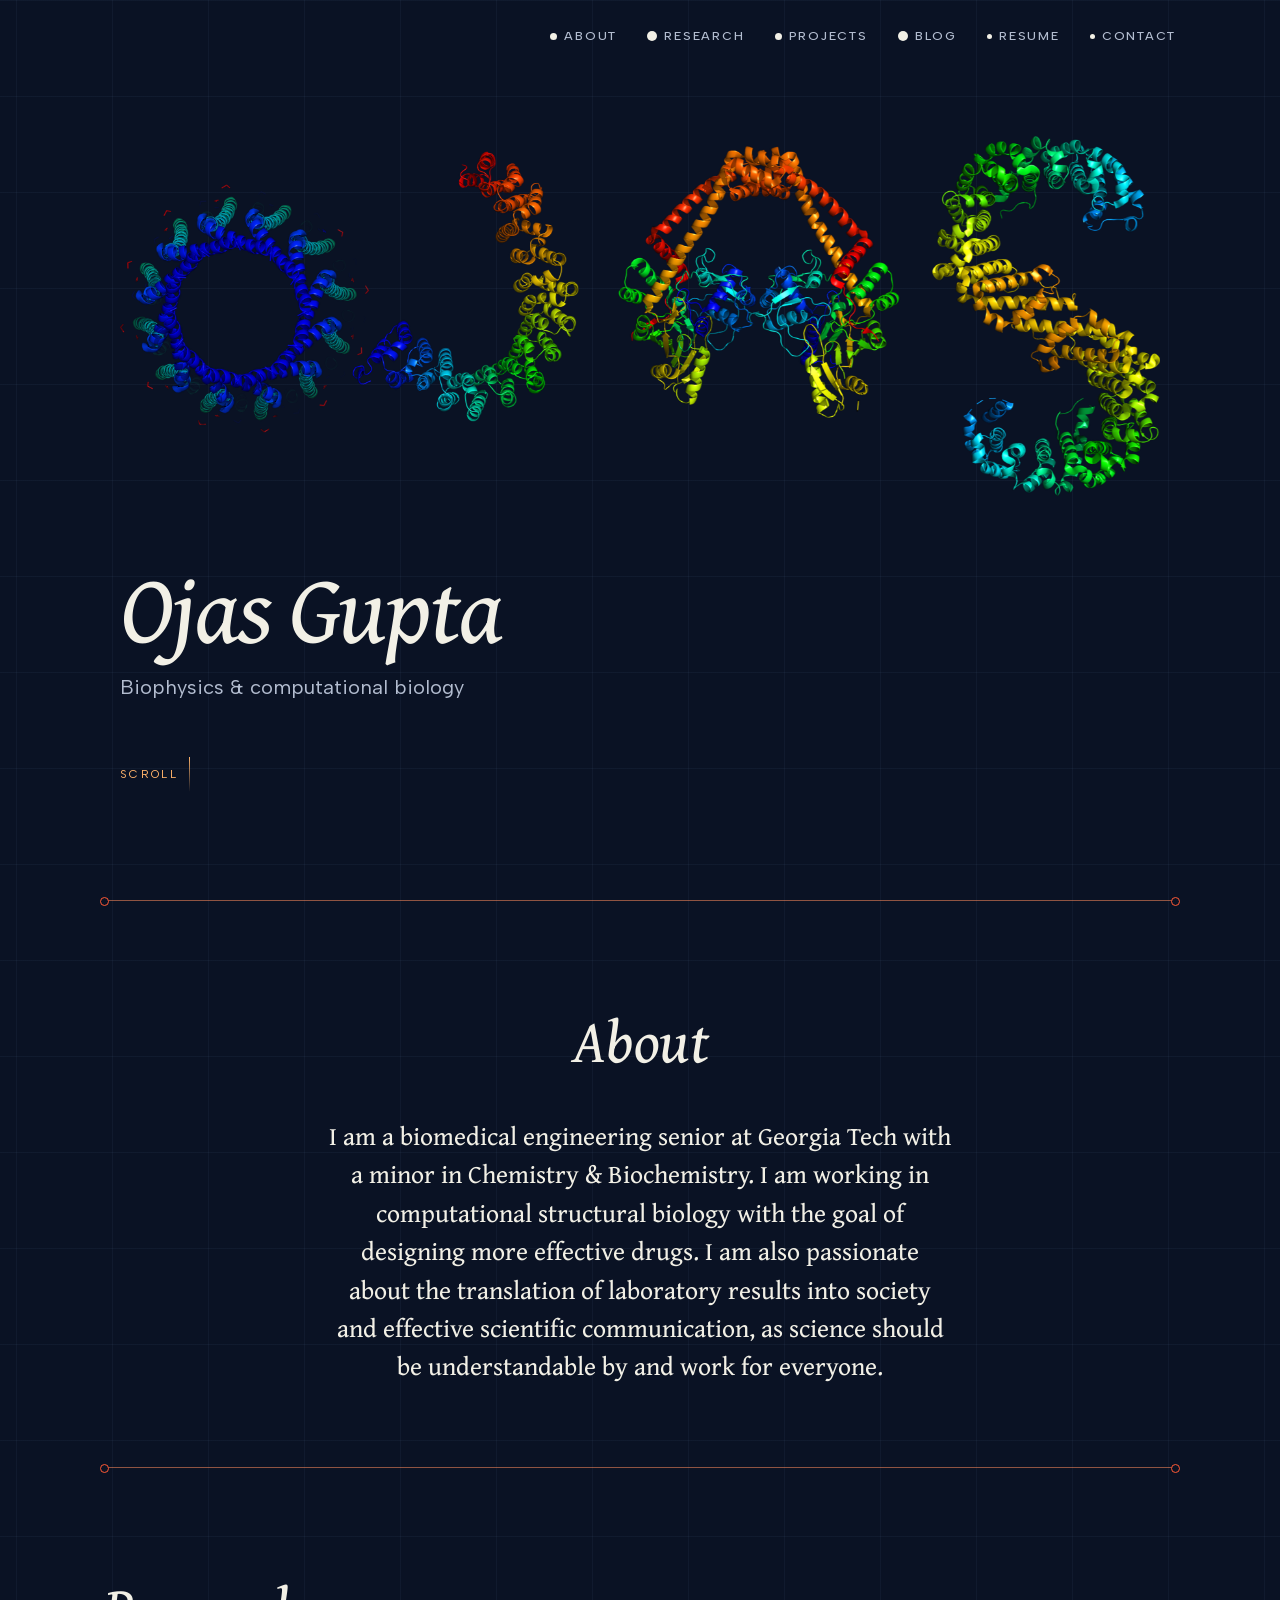
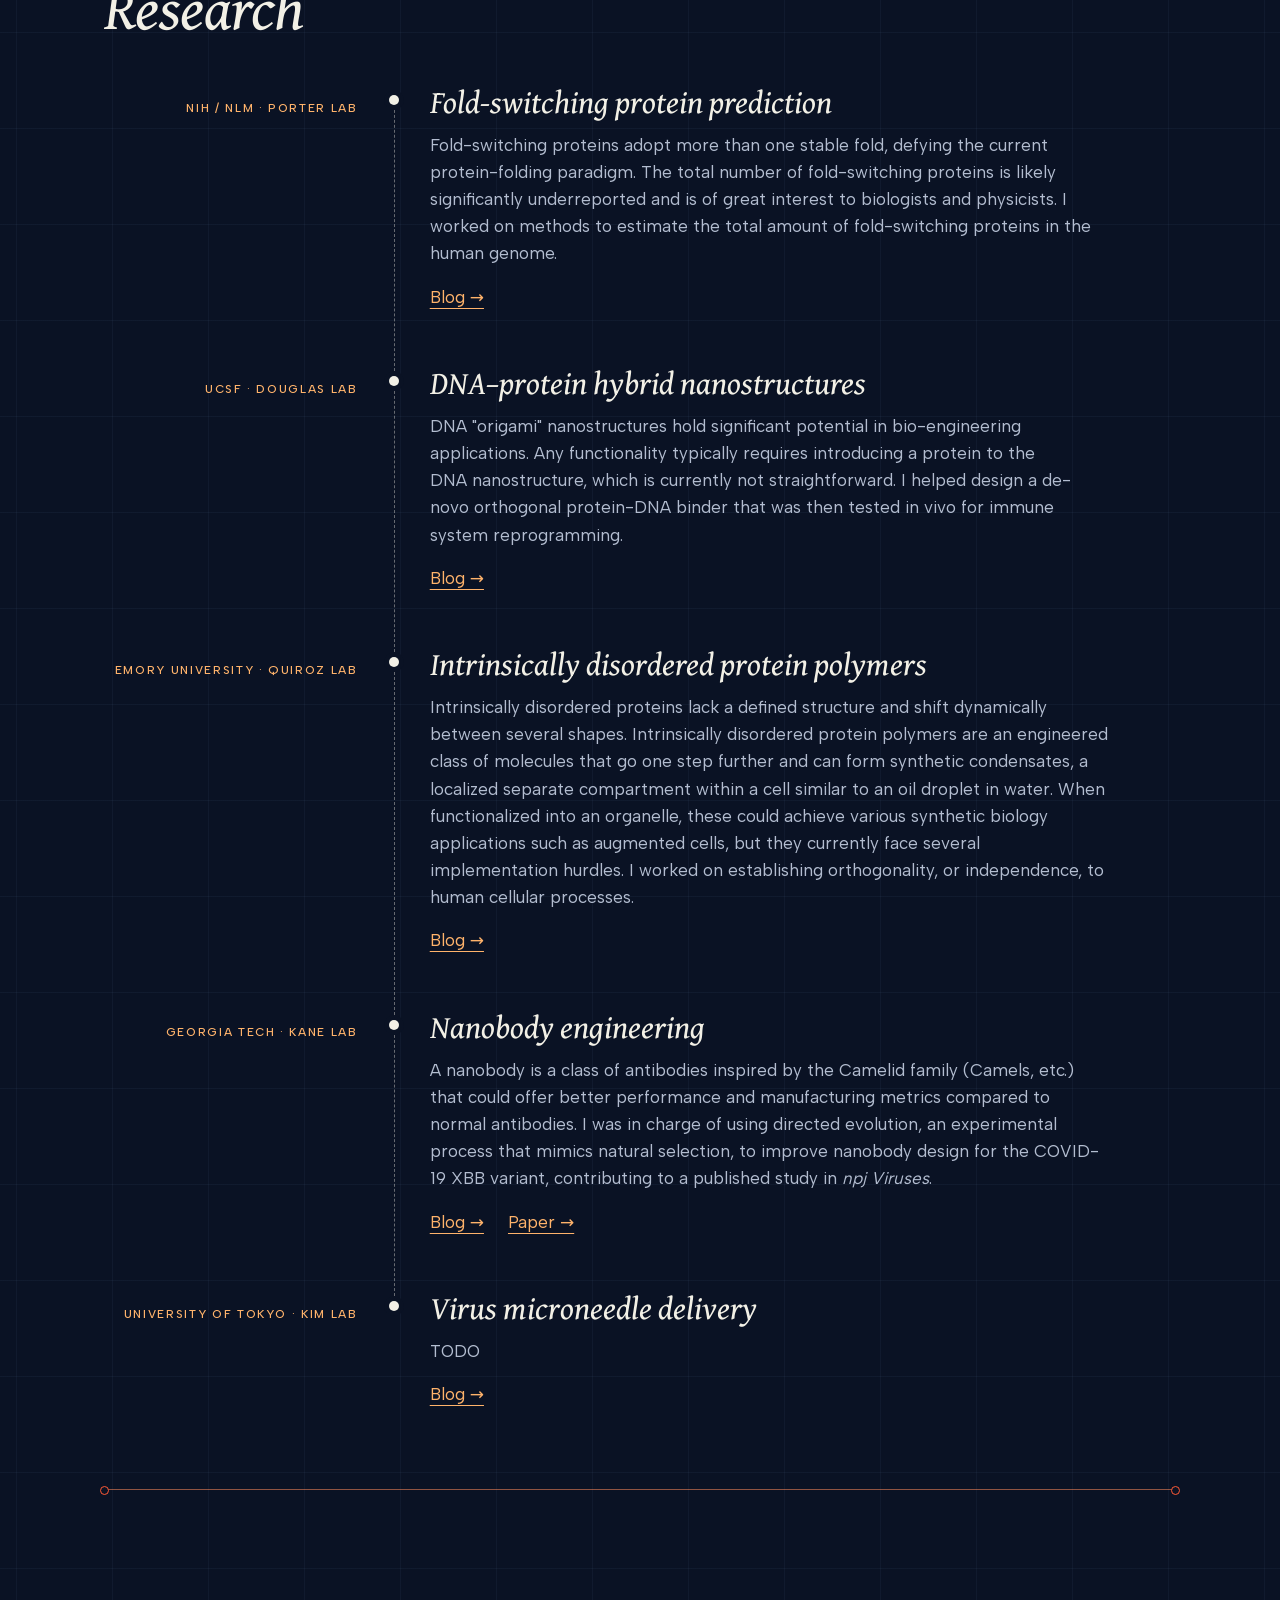
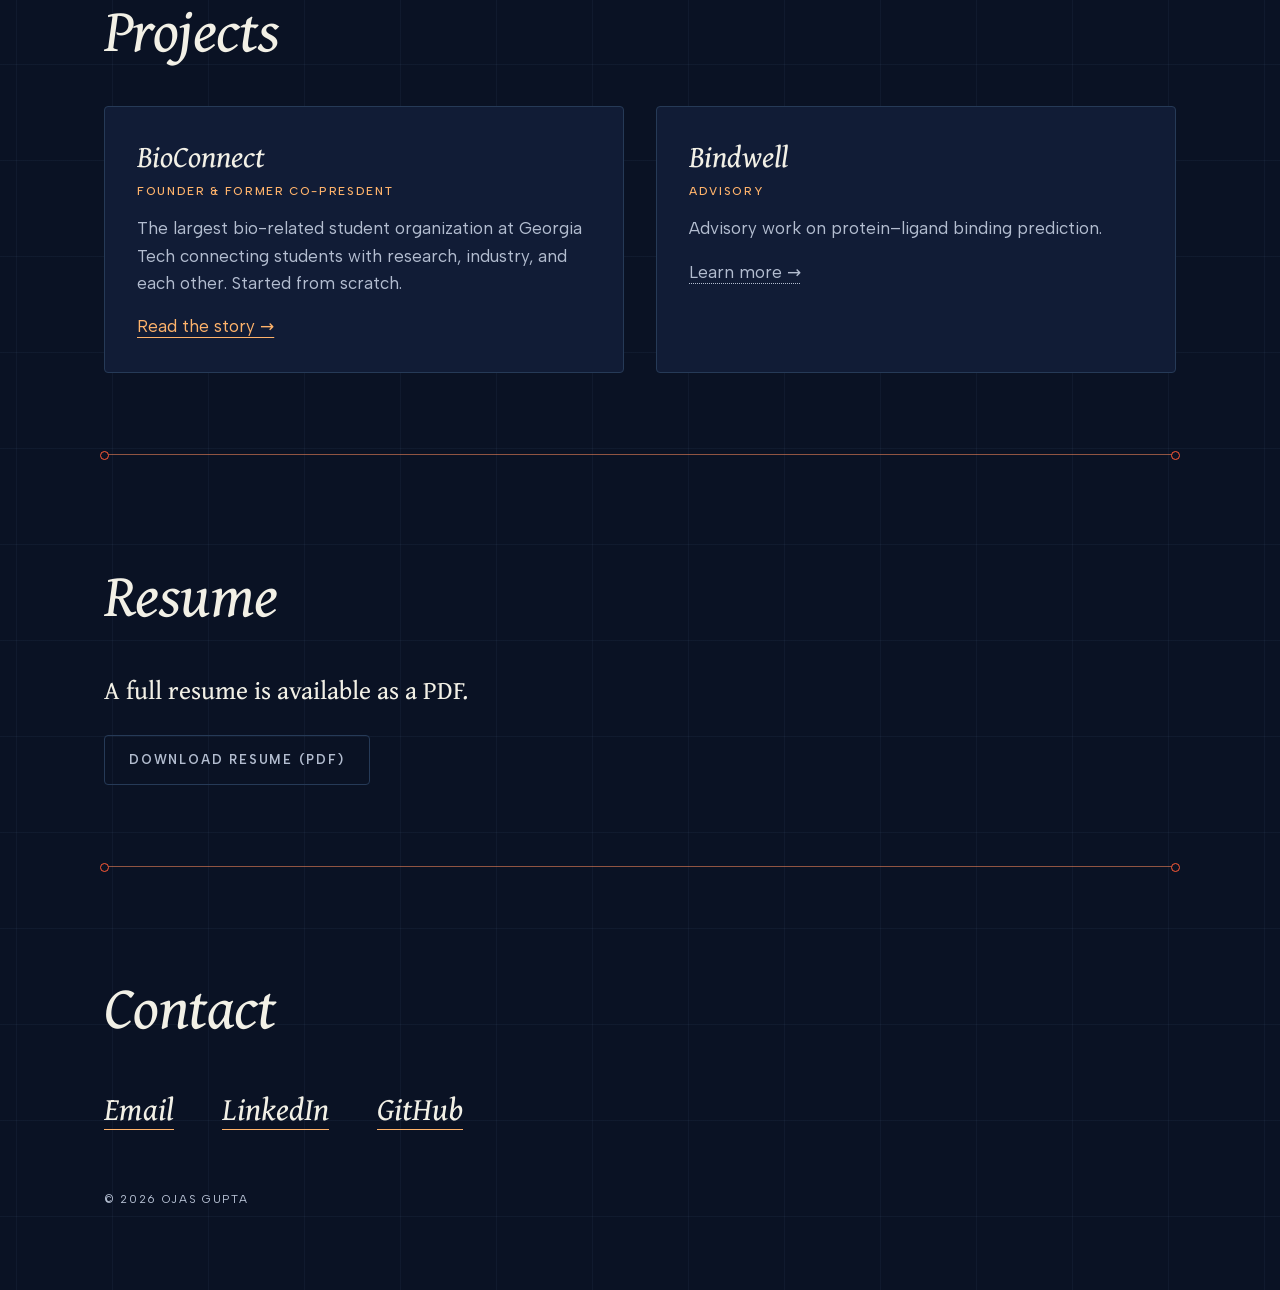
<file: index.html>
<!doctype html>
<html lang="en">
<head>
  <meta charset="utf-8" />
  <meta name="viewport" content="width=device-width, initial-scale=1" />
  <title>Ojas Gupta</title>
  <meta name="description" content="Ojas Gupta — computational structural biology & protein machine learning." />
  <link rel="stylesheet" href="css/style.css?v=18" />
  <script>
    /* Intro: hide the wordmark until main.js plays the denoising field.
       Plays on a fresh arrival and on every refresh. Skipped when arriving
       by a link from another page of this site, on back/forward, when the
       URL points at a section, or with reduced motion. */
    (function () {
      try {
        var nav = performance.getEntriesByType && performance.getEntriesByType('navigation')[0];
        var type = nav ? nav.type : 'navigate';
        var same = document.referrer && new URL(document.referrer).origin === location.origin;
        var rm = matchMedia('(prefers-reduced-motion: reduce)').matches;
        var section = location.hash && location.hash !== '#top';
        var play = !rm && !section && (type === 'reload' || (type === 'navigate' && !same));
        if (!play) return;
        if ('scrollRestoration' in history) history.scrollRestoration = 'manual';
        document.documentElement.classList.add('intro-pending');
        setTimeout(function () {
          if (!window.__introStarted) document.documentElement.classList.remove('intro-pending');
        }, 5000);
      } catch (e) {}
    })();
  </script>
</head>
<body id="top">

  <!-- ============================================================
       HEADER BAR
       The morphing brand image (see #brand below) docks here on
       scroll. Nav links sit to the right.
       ============================================================ -->
  <header class="site-header" id="siteHeader">
    <div class="site-header__inner">
      <!-- The brand image is a separate fixed element (#brand) so it
           can morph between the hero and this bar. This span just
           reserves the space it lands in. -->
      <span class="site-header__brand-slot" aria-hidden="true"></span>
      <nav class="nav" aria-label="Primary">
        <a href="#about">About</a>
        <a href="#research">Research</a>
        <a href="#projects">Projects</a>
        <a href="blog.html">Blog</a>
        <a href="#resume">Resume</a>
        <a href="#contact">Contact</a>
      </nav>
    </div>
  </header>

  <!-- ============================================================
       MORPHING BRAND IMAGE
       Loads large on page load (top half of the screen); on scroll
       it shrinks and moves into the header bar. Clicking it returns
       to the top (home). Sizing/position is driven from main.js.
       ============================================================ -->
  <a class="brand" id="brand" href="#top" aria-label="Ojas Gupta — back to top">
    <!-- "OJAS" rendered as protein structures. Wide, transparent PNG.
         To swap: replace assets/images/ojas.png (any aspect ratio is fine —
         main.js reads the image's dimensions and sizes the morph to match). -->
    <img
      class="brand__img"
      id="brandImg"
      alt="OJAS spelled out in protein structure cartoon"
      decoding="async"
      src="assets/images/ojas.png?v=1"
    />
  </a>

  <!-- ============================================================
       HERO — reserves space for the large image and holds the
       name/tagline. The image itself is #brand, overlaid here.
       ============================================================ -->
  <section class="hero" id="hero">
    <div class="hero__slot" aria-hidden="true"></div>
    <div class="hero__text" id="heroText">
      <h1 class="hero__name">Ojas Gupta</h1>
      <p class="hero__tagline">
        Biophysics &amp; computational biology
      </p>
      <p class="hero__scroll">Scroll</p>
    </div>
  </section>

  <main class="content">

    <!-- ================= ABOUT ================= -->
    <section class="section section--about reveal" id="about">
      <h2 class="section__title">About</h2>
      <p class="lede">
        I am a biomedical engineering senior at Georgia Tech with a minor
        in Chemistry &amp; Biochemistry. I am working in
        computational structural biology with the goal of designing more effective drugs.
        I am also passionate about the translation of laboratory results into society and effective scientific communication,
        as science should be understandable by and work for everyone.
      </p>
    </section>

    <!-- ================= QUOTE (hidden for now — uncomment to show) =================
    <section class="section quote-section reveal" aria-label="Quote">
      <figure class="quote">
        <blockquote class="quote__text">The saddest aspect of life right now is that science gathers knowledge faster than society gathers wisdom.</blockquote>
        <figcaption class="quote__by">— Isaac Asimov</figcaption>
      </figure>
    </section>
    ============================================================================= -->

    <!-- ================= RESEARCH ================= -->
    <section class="section section--research" id="research">
      <h2 class="section__title">Research</h2>

      <article class="entry reveal">
        <div class="entry__meta">
          <span class="entry__where">NIH / NLM · Porter Lab</span>
        </div>
        <div class="entry__body">
          <h3 class="entry__title">Fold-switching protein prediction</h3>
          <p>
            Fold-switching proteins adopt more than one stable fold, defying the current protein-folding paradigm. The total number of fold-switching proteins is likely significantly
            underreported and is of great interest to biologists and physicists. I worked on methods to estimate the total amount of fold-switching proteins in the human genome.
          </p>
          <!-- Funnels into the consolidated "research journey" post. -->
          <a class="link" href="blog/research-journey.html#fold-switching">Blog →</a>
        </div>
      </article>

      <article class="entry reveal">
        <div class="entry__meta">
          <span class="entry__where">UCSF · Douglas Lab</span>
        </div>
        <div class="entry__body">
          <h3 class="entry__title">DNA–protein hybrid nanostructures</h3>
          <p>
            DNA "origami" nanostructures hold significant potential in bio-engineering applications. Any functionality typically requires introducing a protein to the DNA
            nanostructure, which is currently not straightforward. I helped design a de-novo orthogonal protein-DNA binder that was then tested in vivo for immune system reprogramming.
          </p>
          <!-- Funnels into the consolidated "research journey" post. -->
          <a class="link" href="blog/research-journey.html#dna-protein">Blog →</a>
        </div>
      </article>

      <article class="entry reveal">
        <div class="entry__meta">
          <span class="entry__where">Emory University · Quiroz Lab</span>
        </div>
        <div class="entry__body">
          <h3 class="entry__title">Intrinsically disordered protein polymers</h3>
          <p>
            Intrinsically disordered proteins lack a defined structure and shift dynamically between several shapes. Intrinsically disordered protein polymers
            are an engineered class of molecules that go one step further and can form synthetic condensates, a localized separate compartment within a cell similar to an oil droplet in water.
            When functionalized into an organelle, these could achieve various synthetic biology applications such as augmented cells, but they currently face several implementation hurdles.
            I worked on establishing orthogonality, or independence, to human cellular processes.
          </p>
          <!-- Funnels into the consolidated "research journey" post. -->
          <a class="link" href="blog/research-journey.html#idp">Blog →</a>
        </div>
      </article>

      <article class="entry reveal">
        <div class="entry__meta">
          <span class="entry__where">Georgia Tech · Kane lab</span>
        </div>
        <div class="entry__body">
          <h3 class="entry__title">Nanobody engineering</h3>
          <p>
            A nanobody is a class of antibodies inspired by the Camelid family (Camels, etc.) that could offer better performance and manufacturing metrics compared to normal antibodies.
            I was in charge of using directed evolution, an experimental process that mimics natural selection, to improve nanobody design for 
            the COVID-19 XBB variant, contributing to a published study in
            <em>npj Viruses</em>.
          </p>
          <div class="entry__links">
            <a class="link" href="blog/research-journey.html#nanobody">Blog →</a>
            <a class="link" href="https://pubmed.ncbi.nlm.nih.gov/40295895/"
               target="_blank" rel="noopener">Paper →</a>
          </div>
        </div>
      </article>

      <article class="entry reveal">
        <div class="entry__meta">
          <span class="entry__where">University of Tokyo · Kim lab</span>
        </div>
        <div class="entry__body">
          <h3 class="entry__title">Virus microneedle delivery</h3>
          <p>
            TODO
          </p>
          <div class="entry__links">
            <a class="link" href="blog/research-journey.html#idp">Blog →</a>
          </div>
        </div>
      </article>
    </section>

    <!-- ================= PROJECTS ================= -->
    <section class="section section--projects" id="projects">
      <h2 class="section__title">Projects</h2>

      <div class="projects">
        <article class="project reveal">
          <h3 class="project__title">BioConnect</h3>
          <p class="project__role">Founder &amp; Former Co-Presdent</p>
          <p>
            The largest bio-related student organization at Georgia Tech connecting students
            with research, industry, and each other. Started from scratch.
          </p>
          <!-- TODO: add the external BioConnect site link too, if desired. -->
          <a class="link" href="blog/bioconnect.html">Read the story →</a>
        </article>

        <article class="project reveal">
          <h3 class="project__title">Bindwell</h3>
          <p class="project__role">Advisory</p>
          <p>
            Advisory work on protein–ligand binding prediction.
          </p>
          <!-- TODO: link to Bindwell -->
          <a class="link" href="#" aria-disabled="true">Learn more →</a>
        </article>

        <!-- TODO: add additional side projects here -->
      </div>
    </section>

    <!-- ================= RESUME ================= -->
    <section class="section section--resume reveal" id="resume">
      <h2 class="section__title">Resume</h2>
      <p class="lede">
        A full resume is available as a PDF.
      </p>
      <!-- TODO: drop the real PDF at assets/resume.pdf and point this there -->
      <a class="btn" href="#" aria-disabled="true" download>Download resume (PDF)</a>
      <!-- Alternatively embed a styled HTML resume or a <object> PDF viewer here. -->
    </section>

    <!-- ================= CONTACT / FOOTER ================= -->
    <footer class="section section--contact reveal" id="contact">
      <h2 class="section__title">Contact</h2>
      <ul class="contact-list">
        <li><a class="link" href="mailto:ojasgupta1000@gmail.com">Email</a></li>
        <li><a class="link" href="https://www.linkedin.com/in/ojas--gupta/"
               target="_blank" rel="noopener">LinkedIn</a></li>
        <li><a class="link" href="https://github.com/ojasg4">GitHub</a></li>
      </ul>
      <p class="colophon">© <span id="year"></span> Ojas Gupta</p>
    </footer>

  </main>

  <script src="js/main.js?v=17" defer></script>
</body>
</html>
</file>
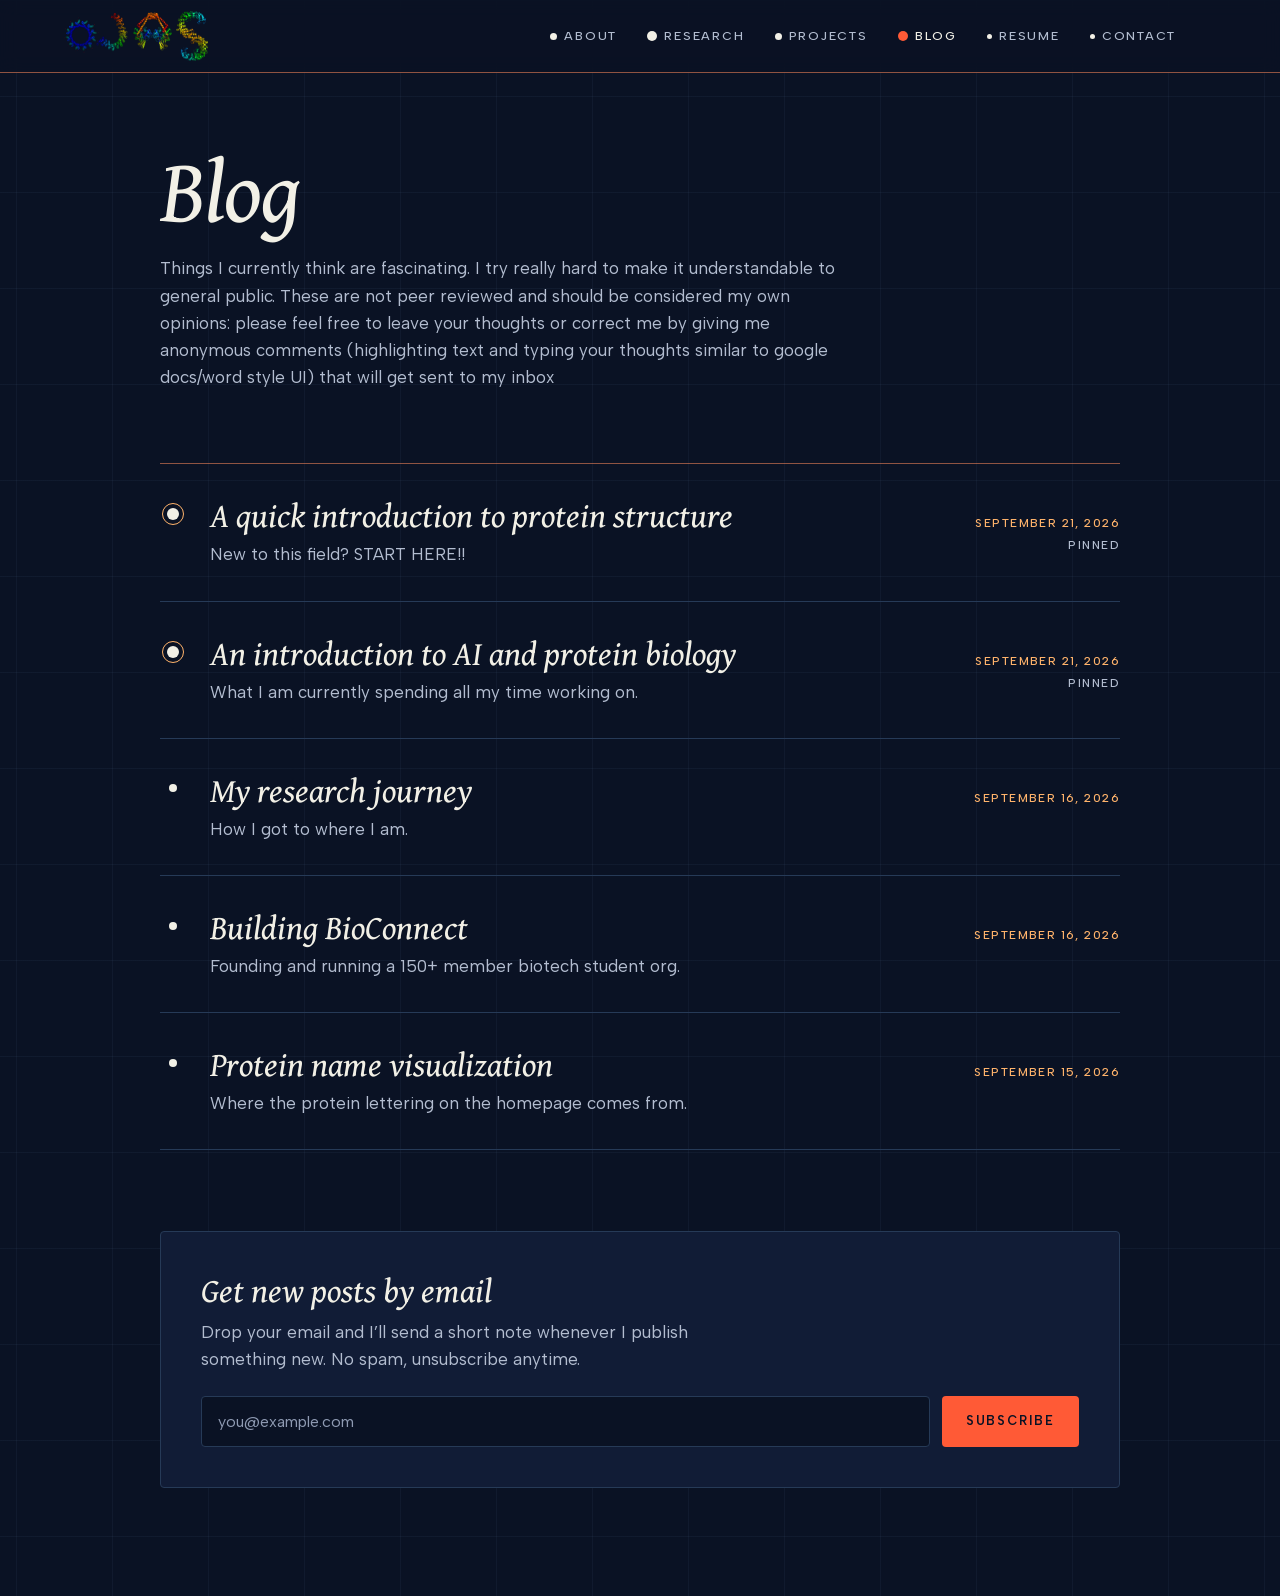
<file: blog.html>
<!doctype html>
<html lang="en">
<head>
  <meta charset="utf-8" />
  <meta name="viewport" content="width=device-width, initial-scale=1" />
  <title>Blog — Ojas Gupta</title>
  <meta name="description" content="Writing by Ojas Gupta on protein science, structural biology, and machine learning." />
  <link rel="stylesheet" href="css/style.css?v=18" />
</head>
<body id="top">

  <header class="site-header" id="siteHeader">
    <div class="site-header__inner">
      <span class="site-header__brand-slot" aria-hidden="true"></span>
      <nav class="nav" aria-label="Primary">
        <a href="index.html#about">About</a>
        <a href="index.html#research">Research</a>
        <a href="index.html#projects">Projects</a>
        <a href="blog.html" aria-current="page">Blog</a>
        <a href="index.html#resume">Resume</a>
        <a href="index.html#contact">Contact</a>
      </nav>
    </div>
  </header>

  <!-- Brand docks in the header on this page (no hero); links home. -->
  <a class="brand" id="brand" href="index.html" aria-label="Ojas Gupta — home">
    <img
      class="brand__img"
      id="brandImg"
      alt="OJAS spelled out in protein structure cartoon"
      decoding="async"
      src="assets/images/ojas.png?v=1"
    />
  </a>

  <main class="page">
    <h1 class="page__title">Blog</h1>
    <p class="page__intro">
      Things I currently think are fascinating. I try really hard to make it understandable to general public.
      These are not peer reviewed and should be considered my own opinions: please feel free to 
      leave your thoughts or correct me by giving me anonymous comments (highlighting text and typing your thoughts
      similar to google docs/word style UI) that will get sent to my inbox
    </p>

    <!-- Rendered from js/posts.js by js/blog.js: pinned first,
         then newest-first by date. Edit posts.js to add/pin posts. -->
    <div class="posts" id="postList"></div>
    <noscript>
      <p class="page__intro">Enable JavaScript to see the list of posts,
      or browse them directly in the <code>/blog</code> folder.</p>
    </noscript>

    <!-- Signup box — appends each email to a Google Sheet (see js/subscribe.js). -->
    <section class="subscribe" aria-labelledby="subTitle">
      <h2 class="subscribe__title" id="subTitle">Get new posts by email</h2>
      <p class="subscribe__note">
        Drop your email and I’ll send a short note whenever I publish
        something new. No spam, unsubscribe anytime.
      </p>
      <form class="subscribe__form" id="subForm" novalidate>
        <input class="subscribe__input" id="subEmail" type="email" name="email"
               autocomplete="email" placeholder="you@example.com"
               aria-label="Your email address" required />
        <button class="subscribe__btn" type="submit">Subscribe</button>
      </form>
    </section>
  </main>

  <script src="js/main.js?v=17" defer></script>
  <script src="js/posts.js?v=1" defer></script>
  <script src="js/blog.js?v=2" defer></script>
  <script src="js/subscribe.js?v=1" defer></script>
</body>
</html>
</file>
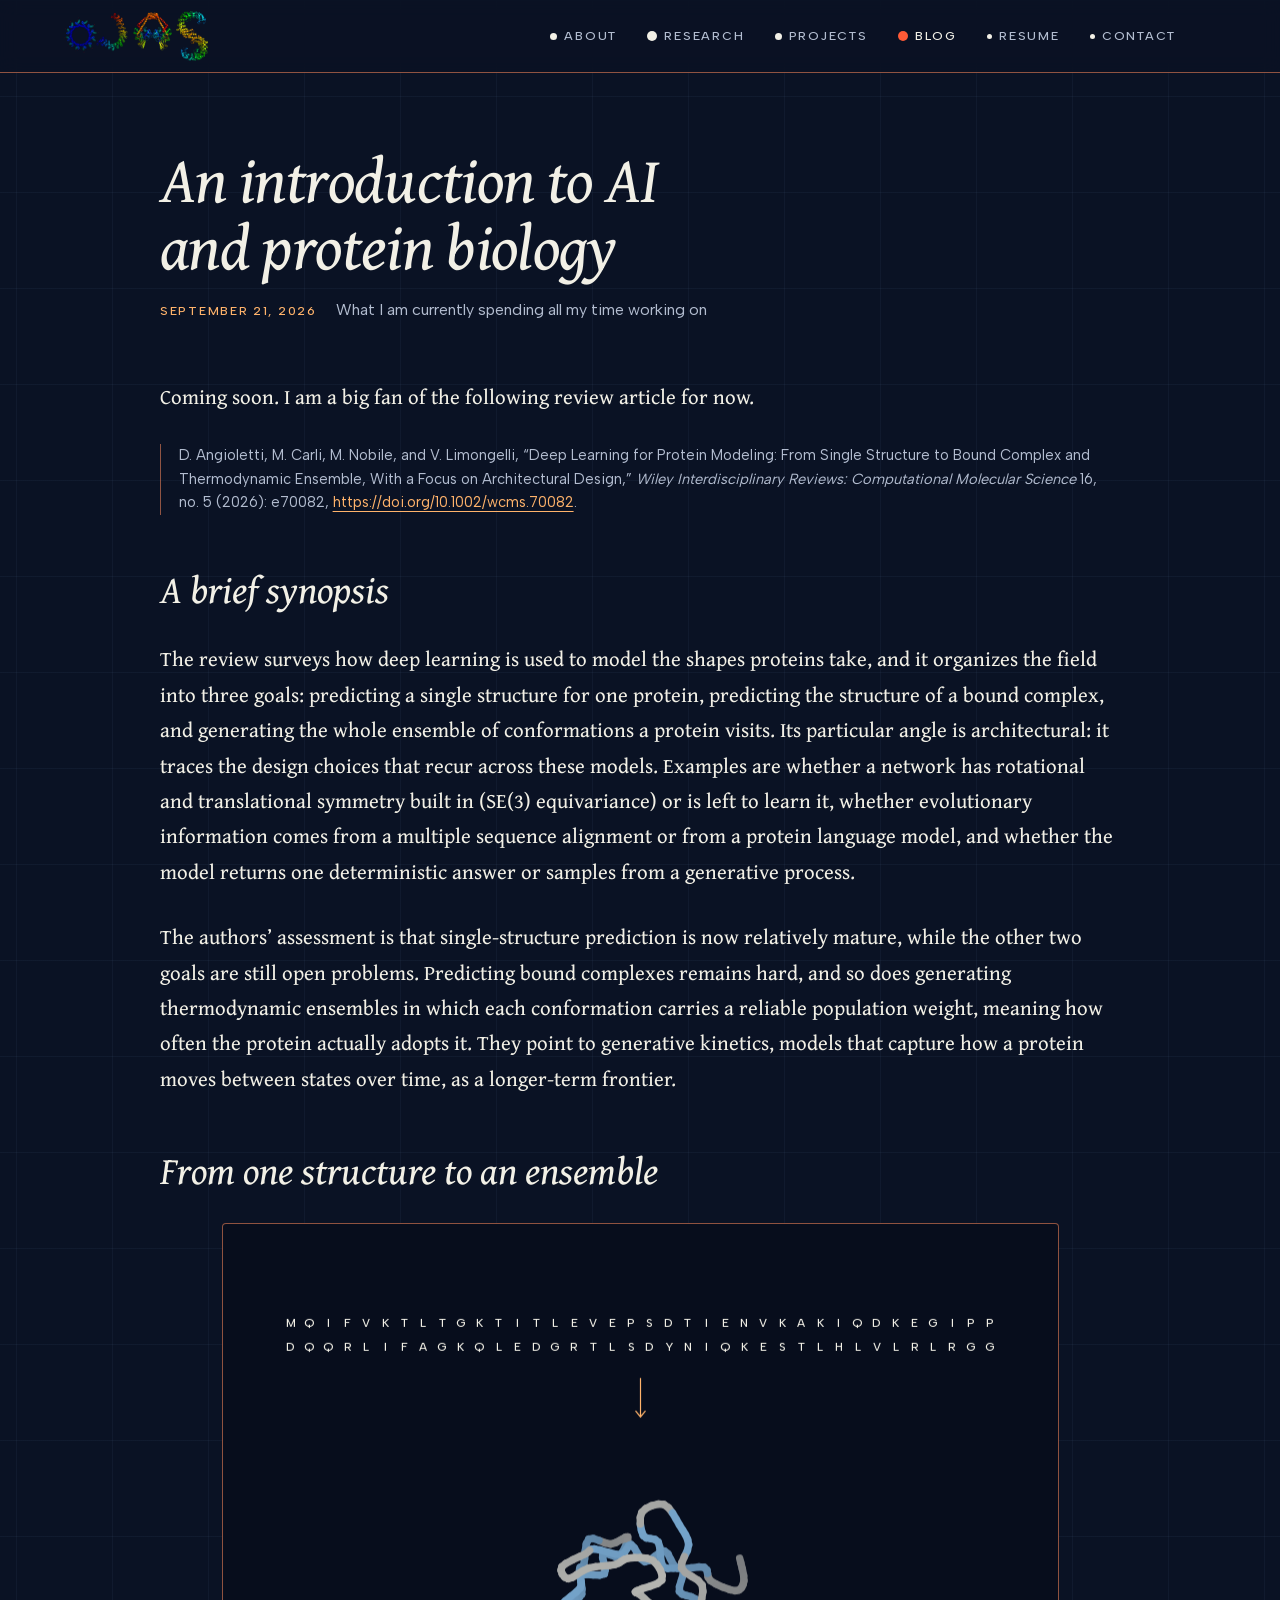
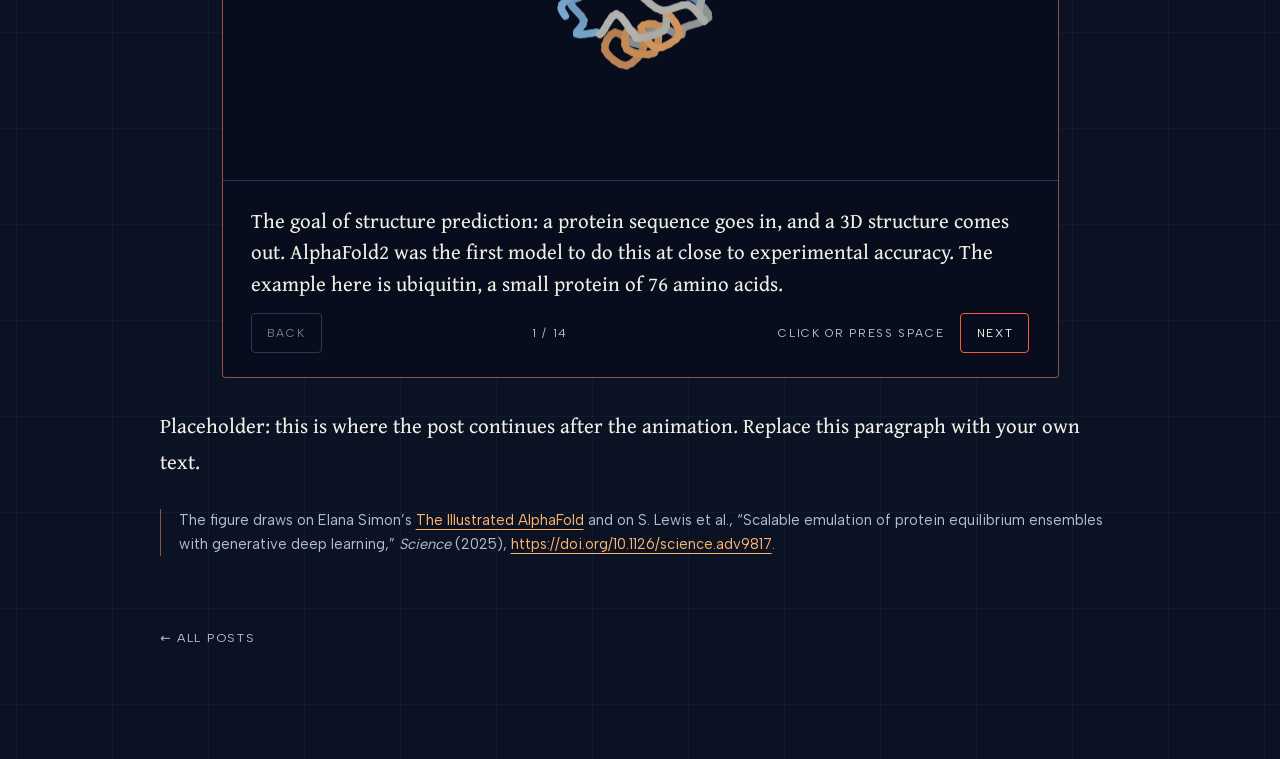
<file: blog/ai-protein-biology.html>
<!doctype html>
<html lang="en">
<head>
  <meta charset="utf-8" />
  <meta name="viewport" content="width=device-width, initial-scale=1" />
  <title>An introduction to AI and protein biology — Ojas Gupta</title>
  <meta name="description" content="An introduction to AI and protein biology — what I'm currently spending all my time working on." />
  <link rel="stylesheet" href="../css/style.css?v=18" />
</head>
<body id="top">

  <header class="site-header" id="siteHeader">
    <div class="site-header__inner">
      <span class="site-header__brand-slot" aria-hidden="true"></span>
      <nav class="nav" aria-label="Primary">
        <a href="../index.html#about">About</a>
        <a href="../index.html#research">Research</a>
        <a href="../index.html#projects">Projects</a>
        <a href="../blog.html" aria-current="page">Blog</a>
        <a href="../index.html#resume">Resume</a>
        <a href="../index.html#contact">Contact</a>
      </nav>
    </div>
  </header>

  <a class="brand" id="brand" href="../index.html" aria-label="Ojas Gupta — home">
    <img
      class="brand__img"
      id="brandImg"
      alt="OJAS spelled out in protein structure cartoon"
      decoding="async"
      src="../assets/images/ojas.png?v=1"
    />
  </a>

  <main class="page">
    <article class="post">
      <!-- TODO: real publish date (keep in sync with js/posts.js) -->
      <h1 class="post__title">An introduction to AI and protein biology</h1>
      <p class="post__meta">
        <span class="post__date">September 21, 2026</span>
        <span class="post__where">What I am currently spending all my time working on</span>
      </p>

      <div class="post__body">
        <p>
          Coming soon. I am a big fan of the following review article for now.
        </p>
        <p class="post__cite">
          D. Angioletti, M. Carli, M. Nobile, and V. Limongelli,
          &ldquo;Deep Learning for Protein Modeling: From Single Structure to
          Bound Complex and Thermodynamic Ensemble, With a Focus on
          Architectural Design,&rdquo;
          <em>Wiley Interdisciplinary Reviews: Computational Molecular
          Science</em> 16, no.&nbsp;5 (2026): e70082,
          <a class="link" href="https://doi.org/10.1002/wcms.70082"
             target="_blank" rel="noopener">https://doi.org/10.1002/wcms.70082</a>.
        </p>

        <!-- Synopsis drafted from the paper's published abstract (the full text
             was not accessible when this was written). Edit freely. -->
        <h2>A brief synopsis</h2>
        <p>
          The review surveys how deep learning is used to model the shapes proteins
          take, and it organizes the field into three goals: predicting a single
          structure for one protein, predicting the structure of a bound complex, and
          generating the whole ensemble of conformations a protein visits. Its particular angle is architectural: it traces the design
          choices that recur across these models. Examples are whether a network has
          rotational and translational symmetry built in (SE(3) equivariance) or is
          left to learn it, whether evolutionary information comes from a multiple
          sequence alignment or from a protein language model, and whether the model
          returns one deterministic answer or samples from a generative process.
        </p>
        <p>
          The authors&rsquo; assessment is that single-structure prediction is now
          relatively mature, while the other two goals are still open problems.
          Predicting bound complexes remains hard, and so does generating
          thermodynamic ensembles in which each conformation carries a reliable
          population weight, meaning how often the protein actually adopts it. They
          point to generative kinetics, models that capture how a protein moves
          between states over time, as a longer-term frontier.
        </p>

        <h2 id="one-structure-to-many">From one structure to an ensemble</h2>

        <!-- Click-through figure (js/model-story.js). Each <li> is one click;
             edit the wording here. data-scene picks what the figure shows.
             TODO: these captions are a first draft. Edit freely. -->
        <figure class="story" id="modelStory" tabindex="0"
                data-done="Scroll down to keep reading"
                aria-label="From one structure to an ensemble: a click-through animation of how structure prediction models work">
          <ol class="story__steps">
            <li data-scene="goal">The goal of structure prediction: a protein sequence goes in, and a 3D structure comes out. AlphaFold2 was the first model to do this at close to experimental accuracy. The example here is ubiquitin, a small protein of 76 amino acids.</li>
            <li data-scene="tokens">The model does not start from atoms. It coarse-grains: every amino acid becomes one <em>token</em>, a list of numbers that the network refines as it goes.</li>
            <li data-scene="pair">The key design choice is a second representation: a grid with one cell for every <em>pair</em> of amino acids. Each cell is a place to store what the model believes about that pair, above all how far apart the two are.</li>
            <li data-scene="msa">Where does that information come from? Evolution. The model looks up the same protein in many other species and stacks the sequences into a multiple sequence alignment (MSA).
              <small>Drawn schematically: a bright cell is a position where a relative differs from our sequence.</small></li>
            <li data-scene="coevo">When two positions tend to change together across species, it is a hint that they touch in the folded protein: a mutation in one has to be compensated by the other. That hint is written into the pair's cell.</li>
            <li data-scene="contacts">After dozens of rounds of refinement, the grid describes which amino acids are close together. This is the real distance map of ubiquitin: the thick band along the diagonal is the alpha helix, and the lines running off the diagonal are paired beta strands.</li>
            <li data-scene="triangle">The refinement keeps the grid geometrically consistent. If <em>i</em> is close to <em>j</em>, and <em>j</em> is close to <em>k</em>, then <em>i</em> and <em>k</em> cannot be far apart. So each pair is updated using the other two sides of every such triangle.</li>
            <li data-scene="structure">A grid of distances is almost a structure already. The last module turns it into 3D coordinates: the highlighted cell becomes two amino acids, 24 positions apart in the sequence, sitting side by side.</li>
            <li data-scene="ipa">A protein has no up or down. Turn it and it is the same protein, so the answer should not depend on orientation. AlphaFold2 built this in: every amino acid gets its own local frame, and <em>invariant point attention</em> only looks at geometry relative to those frames.</li>
            <li data-scene="diffusion">AlphaFold3 dropped that machinery. Its structure module is a diffusion model: it starts from a random cloud and denoises it, guided by the grid. The symmetry is no longer built in; the model learns it from randomly rotated examples.
              <small>One point per amino acid is drawn here. The real model denoises every atom.</small></li>
            <li data-scene="cofold">Working on atoms means a token no longer has to be an amino acid. AlphaFold3, Boltz, Chai-1 and other co-folding models put nucleotides and the individual atoms of a ligand into the same token list, and fold the whole complex at once. The cells <em>between</em> molecules (red) describe the interface, and they are the hard part.</li>
            <li data-scene="snapshot">Everything so far returns one structure, and for single proteins that problem is now relatively mature. But one structure is a snapshot.</li>
            <li data-scene="ensemble">In solution a protein keeps moving between many conformations: an ensemble. Here are ten experimentally determined models of ubiquitin; the core holds still while the tail flops around. Models such as BioEmu are generative: instead of one answer, they sample thousands of structures like these per hour on a single GPU.</li>
            <li data-scene="landscape">The real goal is a <em>thermodynamic</em> ensemble: not only which shapes exist, but how often each one is visited, because that sets the free-energy difference between them. BioEmu was trained on static structures, more than 200 milliseconds of molecular dynamics simulation, and experimental stability measurements, and reports free-energy errors of about 1 kcal/mol. Getting these weights right in general is still an open problem.</li>
          </ol>

          <!-- Opened by the "What is this?" button on the map steps. Edit the
               wording here; the shades and the two small pictures are drawn
               by js/model-story.js. TODO: first draft. -->
          <aside class="story__info" hidden>
            <h3>How to read this map</h3>
            <p>
              Every cell compares two amino acids: one from the row and one from the
              column. Its brightness says how far apart the two are in the folded
              protein. The distance is sorted into a few bins, and each bin gets one
              shade:
            </p>
            <ul class="story__bins">
              <li><i data-bin="0"></i>under 6 Å</li>
              <li><i data-bin="1"></i>6 to 8 Å</li>
              <li><i data-bin="2"></i>8 to 11 Å</li>
              <li><i data-bin="3"></i>11 to 14 Å</li>
              <li><i data-bin="4"></i>over 14 Å</li>
            </ul>
            <p>
              AlphaFold2 does the same thing with finer bins: for every pair it predicts
              which of 64 distance bins, between 2 and 22 Å, the pair falls into.
            </p>
            <div class="story__examples">
              <figure>
                <canvas data-example="line"></canvas>
                <figcaption>A straight chain. Each amino acid is close only to its
                  neighbours in the sequence, so only the diagonal lights up.</figcaption>
              </figure>
              <figure>
                <canvas data-example="hairpin"></canvas>
                <figcaption>The same chain folded in half. Amino acids far apart in the
                  sequence now face each other, and a second line appears running away
                  from the diagonal. Lines like this are what reveal the fold.</figcaption>
              </figure>
            </div>
            <p>
              The diagonal is every amino acid compared with itself, so it is always
              bright, and the two halves of the map mirror each other.
            </p>
          </aside>
        </figure>

        <!-- TODO: placeholder text. Edit or replace these paragraphs. -->
        <p>
          Placeholder: this is where the post continues after the animation. Replace this
          paragraph with your own text.
        </p>
        <p class="post__cite">
          The figure draws on Elana Simon&rsquo;s
          <a class="link" href="https://elanapearl.github.io/blog/2024/the-illustrated-alphafold/"
             target="_blank" rel="noopener">The Illustrated AlphaFold</a>
          and on S. Lewis et al., &ldquo;Scalable emulation of protein equilibrium
          ensembles with generative deep learning,&rdquo; <em>Science</em> (2025),
          <a class="link" href="https://doi.org/10.1126/science.adv9817"
             target="_blank" rel="noopener">https://doi.org/10.1126/science.adv9817</a>.
        </p>
      </div>

      <a class="back-link" href="../blog.html">← All posts</a>
    </article>
  </main>

  <script src="../js/main.js?v=17" defer></script>
  <script src="../js/comments.js?v=3" defer></script>
  <script src="../js/model-story.js?v=5" defer></script>
</body>
</html>
</file>
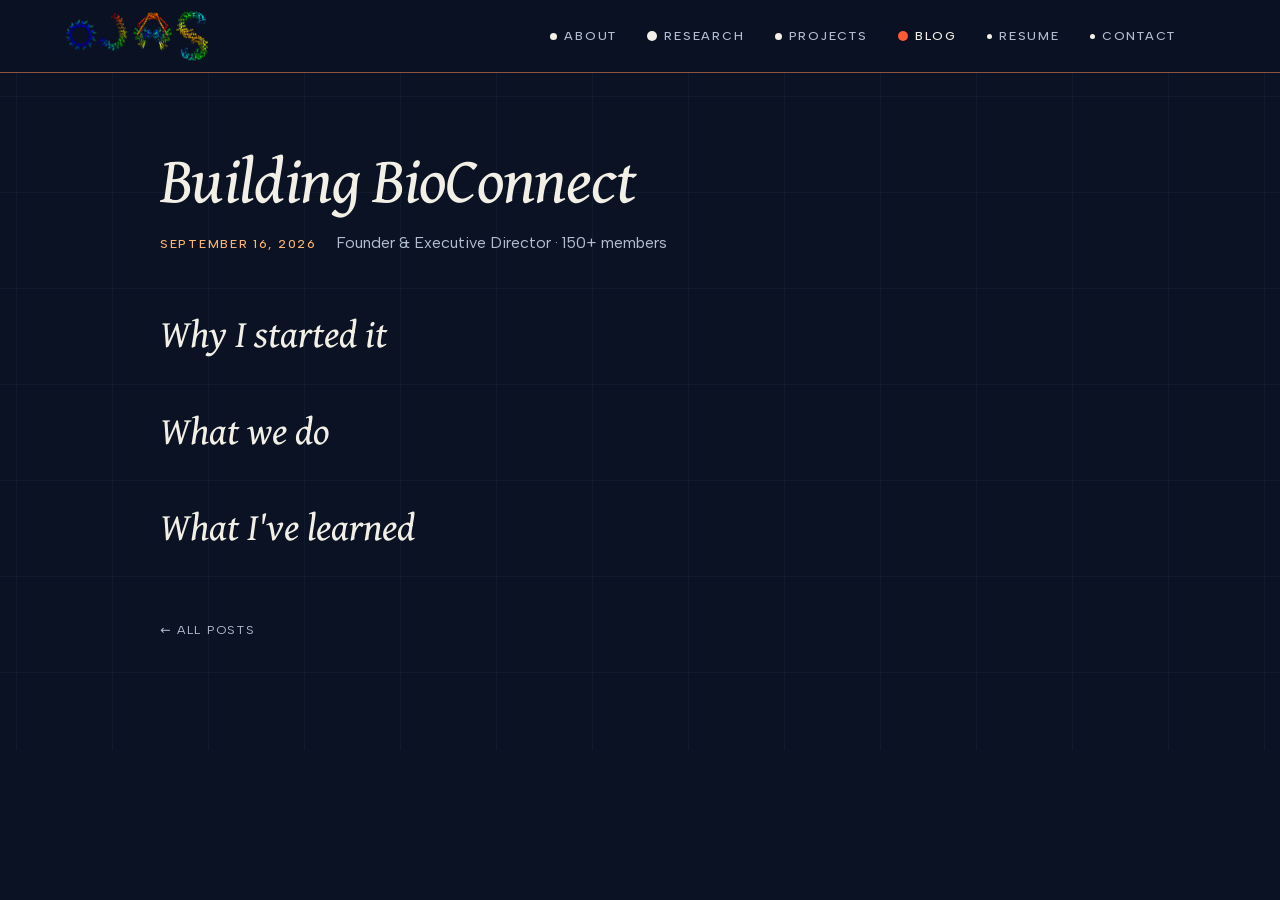
<file: blog/bioconnect.html>
<!doctype html>
<html lang="en">
<head>
  <meta charset="utf-8" />
  <meta name="viewport" content="width=device-width, initial-scale=1" />
  <title>Building BioConnect — Ojas Gupta</title>
  <meta name="description" content="Founding and running BioConnect, a 150+ member biotech student organization." />
  <link rel="stylesheet" href="../css/style.css?v=18" />
</head>
<body id="top">

  <header class="site-header" id="siteHeader">
    <div class="site-header__inner">
      <span class="site-header__brand-slot" aria-hidden="true"></span>
      <nav class="nav" aria-label="Primary">
        <a href="../index.html#about">About</a>
        <a href="../index.html#research">Research</a>
        <a href="../index.html#projects">Projects</a>
        <a href="../blog.html" aria-current="page">Blog</a>
        <a href="../index.html#resume">Resume</a>
        <a href="../index.html#contact">Contact</a>
      </nav>
    </div>
  </header>

  <a class="brand" id="brand" href="../index.html" aria-label="Ojas Gupta — home">
    <img
      class="brand__img"
      id="brandImg"
      alt="OJAS spelled out in protein structure cartoon"
      decoding="async"
      src="../assets/images/ojas.png?v=1"
    />
  </a>

  <main class="page">
    <article class="post">
      <!-- TODO: real publish date (keep in sync with js/posts.js) -->
      <h1 class="post__title">Building BioConnect</h1>
      <p class="post__meta">
        <span class="post__date">September 16, 2026</span>
        <span class="post__where">Founder &amp; Executive Director · 150+ members</span>
      </p>

      <div class="post__body">
        <!-- Section outline only — body text to be written. -->
        <h2>Why I started it</h2>

        <h2>What we do</h2>

        <h2>What I've learned</h2>
      </div>

      <a class="back-link" href="../blog.html">← All posts</a>
    </article>
  </main>

  <script src="../js/main.js?v=17" defer></script>
  <script src="../js/comments.js?v=3" defer></script>
</body>
</html>
</file>
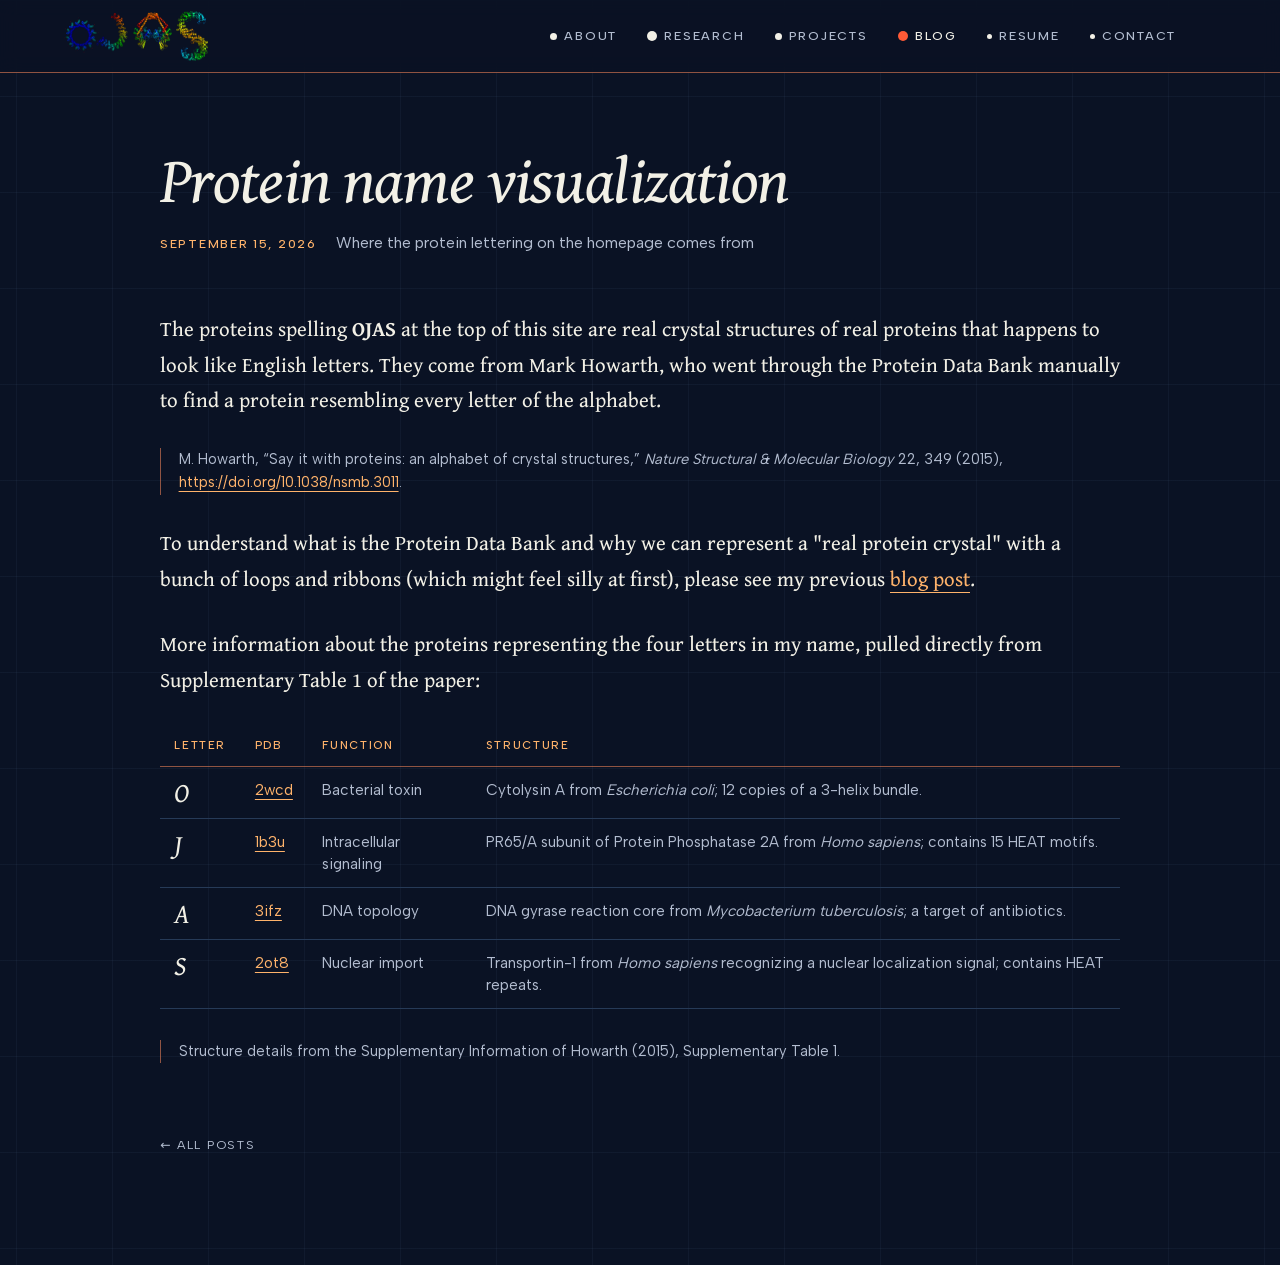
<file: blog/protein-name.html>
<!doctype html>
<html lang="en">
<head>
  <meta charset="utf-8" />
  <meta name="viewport" content="width=device-width, initial-scale=1" />
  <title>The proteins behind my name — Ojas Gupta</title>
  <meta name="description" content="Where the OJAS protein lettering on the homepage comes from — an alphabet of crystal structures." />
  <link rel="stylesheet" href="../css/style.css?v=18" />
</head>
<body id="top">

  <header class="site-header" id="siteHeader">
    <div class="site-header__inner">
      <span class="site-header__brand-slot" aria-hidden="true"></span>
      <nav class="nav" aria-label="Primary">
        <a href="../index.html#about">About</a>
        <a href="../index.html#research">Research</a>
        <a href="../index.html#projects">Projects</a>
        <a href="../blog.html" aria-current="page">Blog</a>
        <a href="../index.html#resume">Resume</a>
        <a href="../index.html#contact">Contact</a>
      </nav>
    </div>
  </header>

  <a class="brand" id="brand" href="../index.html" aria-label="Ojas Gupta — home">
    <img
      class="brand__img"
      id="brandImg"
      alt="OJAS spelled out in protein structure cartoon"
      decoding="async"
      src="../assets/images/ojas.png?v=1"
    />
  </a>

  <main class="page">
    <article class="post">
      <!-- TODO: confirm publish date (keep in sync with js/posts.js) -->
      <h1 class="post__title">Protein name visualization</h1>
      <p class="post__meta">
        <span class="post__date">September 15, 2026</span>
        <span class="post__where">Where the protein lettering on the homepage comes from</span>
      </p>

      <div class="post__body">
        <p>
          The proteins spelling <strong>OJAS</strong> at the top of this site
          are real crystal structures of real proteins
          that happens to look like English letters. They come from Mark Howarth, who
          went through the Protein Data Bank manually to find a protein
          resembling every letter of the alphabet.
        </p>
        <p class="post__cite">
          M. Howarth, &ldquo;Say it with proteins: an alphabet of crystal
          structures,&rdquo; <em>Nature Structural &amp; Molecular Biology</em>
          22, 349 (2015),
          <a class="link" href="https://doi.org/10.1038/nsmb.3011"
             target="_blank" rel="noopener">https://doi.org/10.1038/nsmb.3011</a>.
        </p>
        <p>
          To understand what is the Protein Data Bank and why we can represent a "real protein crystal" with a
          bunch of loops and ribbons (which might feel silly at first), please
          see my previous
          <a class="link" href="protein-structure-intro.html">blog post</a>.
        </p>
        <p>
          More information about the proteins representing the four letters in my name, pulled directly from Supplementary Table 1 of the paper:
        </p>

        <div class="post__table-wrap">
          <table class="post__table">
            <thead>
              <tr>
                <th scope="col">Letter</th>
                <th scope="col">PDB</th>
                <th scope="col">Function</th>
                <th scope="col">Structure</th>
              </tr>
            </thead>
            <tbody>
              <tr>
                <td>O</td>
                <td><a class="link" href="https://www.rcsb.org/structure/2wcd"
                       target="_blank" rel="noopener">2wcd</a></td>
                <td>Bacterial toxin</td>
                <td>Cytolysin A from <em>Escherichia coli</em>; 12 copies of a
                    3-helix bundle.</td>
              </tr>
              <tr>
                <td>J</td>
                <td><a class="link" href="https://www.rcsb.org/structure/1b3u"
                       target="_blank" rel="noopener">1b3u</a></td>
                <td>Intracellular signaling</td>
                <td>PR65/A subunit of Protein Phosphatase 2A from
                    <em>Homo sapiens</em>; contains 15 HEAT motifs.</td>
              </tr>
              <tr>
                <td>A</td>
                <td><a class="link" href="https://www.rcsb.org/structure/3ifz"
                       target="_blank" rel="noopener">3ifz</a></td>
                <td>DNA topology</td>
                <td>DNA gyrase reaction core from
                    <em>Mycobacterium tuberculosis</em>; a target of antibiotics.</td>
              </tr>
              <tr>
                <td>S</td>
                <td><a class="link" href="https://www.rcsb.org/structure/2ot8"
                       target="_blank" rel="noopener">2ot8</a></td>
                <td>Nuclear import</td>
                <td>Transportin-1 from <em>Homo sapiens</em> recognizing a
                    nuclear localization signal; contains HEAT repeats.</td>
              </tr>
            </tbody>
          </table>
        </div>

        <p class="post__cite">
          Structure details from the Supplementary Information of Howarth
          (2015), Supplementary Table 1.
        </p>
      </div>

      <a class="back-link" href="../blog.html">← All posts</a>
    </article>
  </main>

  <script src="../js/main.js?v=17" defer></script>
  <script src="../js/comments.js?v=3" defer></script>
</body>
</html>
</file>
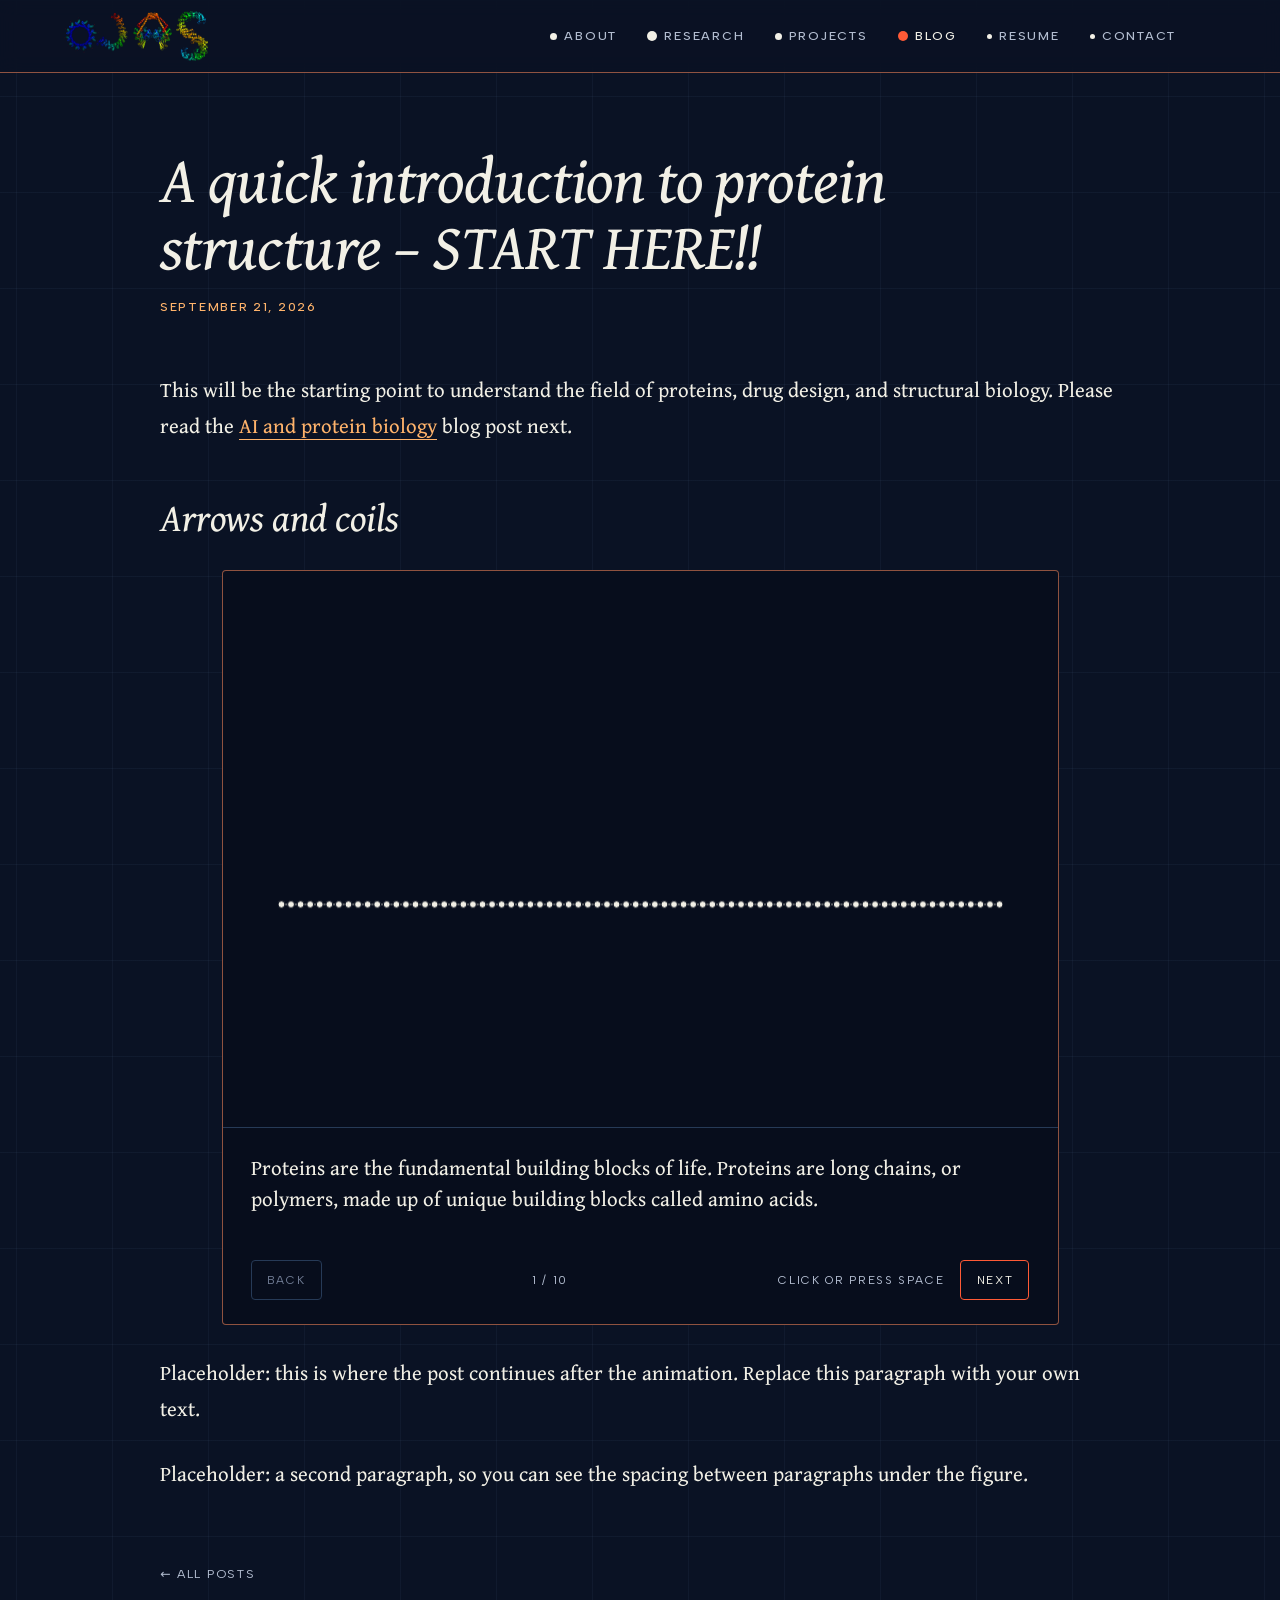
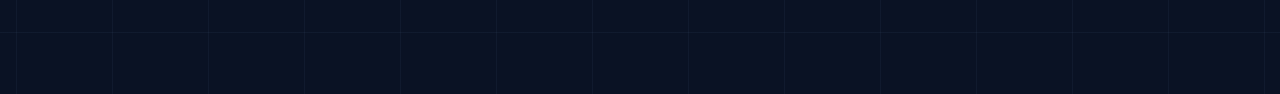
<file: blog/protein-structure-intro.html>
<!doctype html>
<html lang="en">
<head>
  <meta charset="utf-8" />
  <meta name="viewport" content="width=device-width, initial-scale=1" />
  <title>A quick introduction to protein structure — Ojas Gupta</title>
  <meta name="description" content="A quick introduction to protein structure — the starting point for the field I love." />
  <link rel="stylesheet" href="../css/style.css?v=18" />
</head>
<body id="top">

  <header class="site-header" id="siteHeader">
    <div class="site-header__inner">
      <span class="site-header__brand-slot" aria-hidden="true"></span>
      <nav class="nav" aria-label="Primary">
        <a href="../index.html#about">About</a>
        <a href="../index.html#research">Research</a>
        <a href="../index.html#projects">Projects</a>
        <a href="../blog.html" aria-current="page">Blog</a>
        <a href="../index.html#resume">Resume</a>
        <a href="../index.html#contact">Contact</a>
      </nav>
    </div>
  </header>

  <a class="brand" id="brand" href="../index.html" aria-label="Ojas Gupta — home">
    <img
      class="brand__img"
      id="brandImg"
      alt="OJAS spelled out in protein structure cartoon"
      decoding="async"
      src="../assets/images/ojas.png?v=1"
    />
  </a>

  <main class="page">
    <article class="post">
      <!-- TODO: confirm publish date (keep in sync with js/posts.js) -->
      <h1 class="post__title">A quick introduction to protein structure – START HERE!!</h1>
      <p class="post__meta">
        <span class="post__date">September 21, 2026</span>
      </p>

      <div class="post__body">
        <p>
          This will be the starting point to understand the field of proteins, drug design, and structural biology. Please read the
          <a class="link" href="ai-protein-biology.html">AI and protein
          biology</a> blog post next.
        </p>

        <h2 id="arrows-and-coils">Arrows and coils</h2>

        <!-- Click-through figure (js/fold-story.js). Each <li> is one click;
             edit the wording here. data-scene picks what the figure shows. -->
        <figure class="story" id="foldStory" tabindex="0"
                data-done="Scroll down to keep reading"
                aria-label="Arrows and coils: a click-through animation of how a protein structure is described">
          <ol class="story__steps">
            <li data-scene="chain">Proteins are the fundamental building blocks of life. Proteins are long chains, or polymers, made up of unique building blocks called amino acids.</li>
            <li data-scene="aminos">Humans work with 21 standard amino acids, and the unique order of these amino acids is called the protein sequence. For this exercise, we will simplify these amino acids as circles.</li>
            <li data-scene="dogma">Traditionally, every unique protein sequence corresponds to one unique protein structure, which corresponds to one unique protein function. So in order to navigate the role of proteins in human health and disease, scientists often want to know all three steps of this pathway.</li>
            <li data-scene="fold">The biggest problem out of these three is the structure, as proteins are found in a much more compact seemingly random mess called a protein fold.
              <small>A helpful analogy is wired earbuds or a ball of yarn, depending on your age :) – they are both linear on paper but are always found in a seemingly random tangled mess in nature.</small></li>
            <li data-scene="ribbon">Then the question arises, how do we make sense of this random tangled mess? Scientists have identified two important backbones: alpha helices and beta strands.</li>
            <li data-scene="helix">Scientists have identified two important backbones: <em class="h">alpha helices</em> and beta strands.</li>
            <li data-scene="strand">Scientists have identified two important backbones: <em class="h">alpha helices</em> and <em class="s">beta strands</em>.</li>
            <li data-scene="solved">Congratulations, you might have just solved your first protein structure, which mainly involves assigning these two patterns everywhere that they exist from the linear protein <em>tangle</em>, or fold. Historically, this takes years!</li>
            <li data-scene="spheres">I also thought it was a little bit strange that scientists use <em>arrows and coils</em> to describe what a protein looks like. For the record, here is a more accurate representation.</li>
            <li data-scene="cartoon">But arrows and coils are a much less intimidating representation that effectively conveys all the important patterns in a protein backbone.</li>
          </ol>
        </figure>

        <!-- TODO: placeholder text. Edit or replace these paragraphs. -->
        <p>
          Placeholder: this is where the post continues after the animation. Replace this
          paragraph with your own text.
        </p>
        <p>
          Placeholder: a second paragraph, so you can see the spacing between paragraphs
          under the figure.
        </p>
      </div>

      <a class="back-link" href="../blog.html">← All posts</a>
    </article>
  </main>

  <script src="../js/main.js?v=17" defer></script>
  <script src="../js/comments.js?v=3" defer></script>
  <script src="../js/fold-story.js?v=6" defer></script>
</body>
</html>
</file>
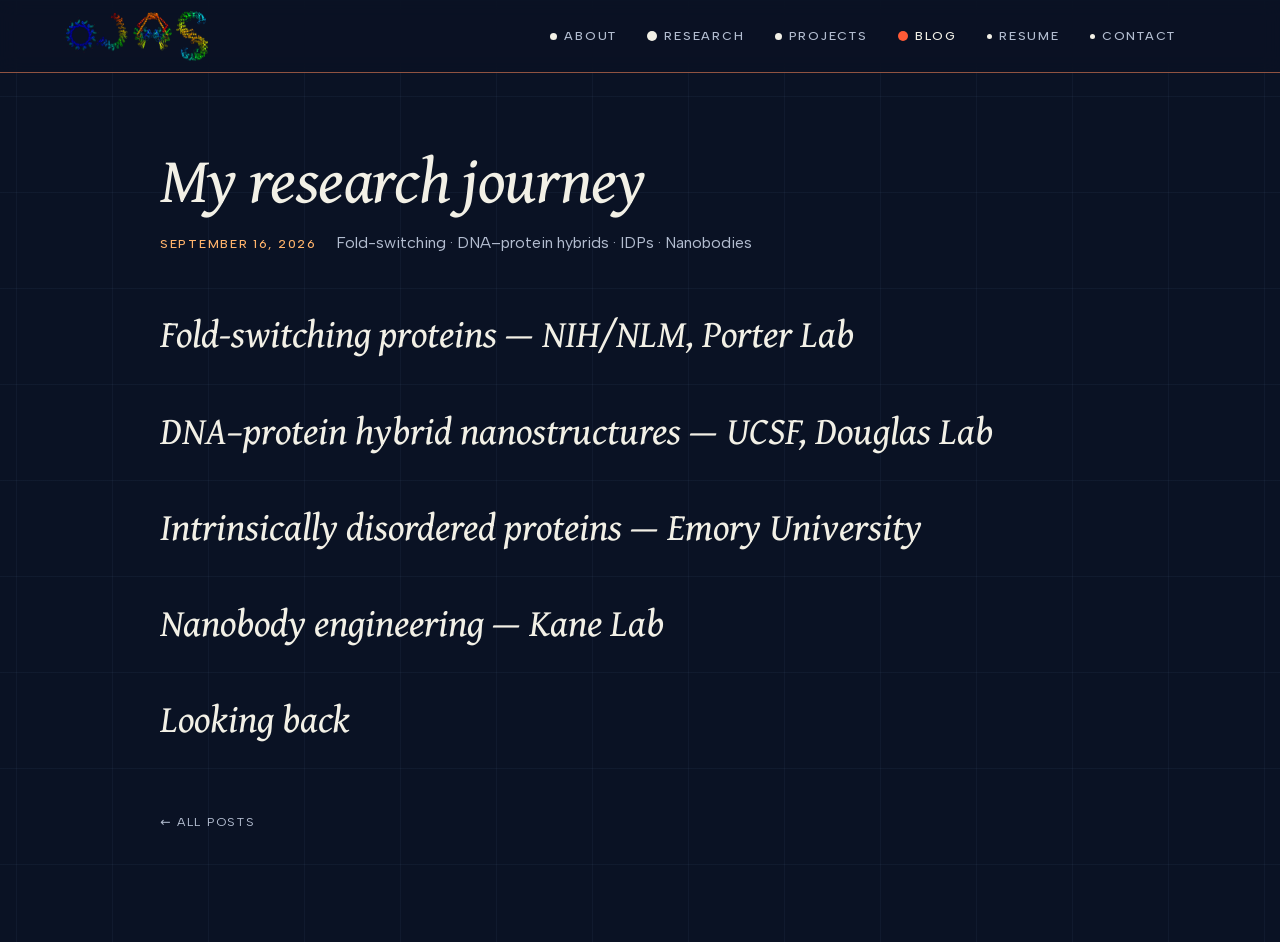
<file: blog/research-journey.html>
<!doctype html>
<html lang="en">
<head>
  <meta charset="utf-8" />
  <meta name="viewport" content="width=device-width, initial-scale=1" />
  <title>My research journey — Ojas Gupta</title>
  <meta name="description" content="What I learned across fold-switching proteins (NIH/NLM), DNA–protein hybrids (UCSF), and intrinsically disordered proteins (Emory)." />
  <link rel="stylesheet" href="../css/style.css?v=18" />
</head>
<body id="top">

  <header class="site-header" id="siteHeader">
    <div class="site-header__inner">
      <span class="site-header__brand-slot" aria-hidden="true"></span>
      <nav class="nav" aria-label="Primary">
        <a href="../index.html#about">About</a>
        <a href="../index.html#research">Research</a>
        <a href="../index.html#projects">Projects</a>
        <a href="../blog.html" aria-current="page">Blog</a>
        <a href="../index.html#resume">Resume</a>
        <a href="../index.html#contact">Contact</a>
      </nav>
    </div>
  </header>

  <a class="brand" id="brand" href="../index.html" aria-label="Ojas Gupta — home">
    <img
      class="brand__img"
      id="brandImg"
      alt="OJAS spelled out in protein structure cartoon"
      decoding="async"
      src="../assets/images/ojas.png?v=1"
    />
  </a>

  <main class="page">
    <article class="post">
      <!-- TODO: real publish date (keep in sync with js/posts.js) -->
      <h1 class="post__title">My research journey</h1>
      <p class="post__meta">
        <span class="post__date">September 16, 2026</span>
        <span class="post__where">Fold-switching · DNA–protein hybrids · IDPs · Nanobodies</span>
      </p>

      <div class="post__body">
        <!-- Section outline only — body text to be written. -->
        <h2 id="fold-switching">Fold-switching proteins — NIH/NLM, Porter Lab</h2>

        <h2 id="dna-protein">DNA–protein hybrid nanostructures — UCSF, Douglas Lab</h2>

        <h2 id="idp">Intrinsically disordered proteins — Emory University</h2>

        <h2 id="nanobody">Nanobody engineering — Kane Lab</h2>

        <h2>Looking back</h2>
      </div>

      <a class="back-link" href="../blog.html">← All posts</a>
    </article>
  </main>

  <script src="../js/main.js?v=17" defer></script>
  <script src="../js/comments.js?v=3" defer></script>
</body>
</html>
</file>
<file: css/style.css>
/* =============================================================
   Ojas Gupta — personal site
   Visual world: "Structure Atlas" — proteins charted like a star
   atlas. Navy chart ground, chalk-white type and points, amber
   annotations, one red-orange for the object under the eye.
   Plain CSS, no build step.
   ============================================================= */

@font-face {
  font-family: "Gentium Book Plus";
  src: url("../assets/fonts/gentium-regular.woff2") format("woff2");
  font-weight: 400; font-style: normal; font-display: swap;
}
@font-face {
  font-family: "Gentium Book Plus";
  src: url("../assets/fonts/gentium-italic.woff2") format("woff2");
  font-weight: 400; font-style: italic; font-display: swap;
}
@font-face {
  font-family: "Gentium Book Plus";
  src: url("../assets/fonts/gentium-bold.woff2") format("woff2");
  font-weight: 700; font-style: normal; font-display: swap;
}
@font-face {
  font-family: "Albert Sans";
  src: url("../assets/fonts/albert-sans.woff2") format("woff2");
  font-weight: 400 600; font-style: normal; font-display: swap;
}

:root {
  /* Palette */
  --sky: #0a1224;            /* chart ground */
  --indigo: #111c36;         /* raised plate */
  --chart: #263a57;          /* grid + quiet rules */
  --chalk: #f2f0e6;          /* primary type and points */
  --dim: #b3bdd0;            /* secondary type (9:1 on --sky) */
  --amber: #ffb36b;          /* annotations, links, coordinates */
  --red: #ff5a36;            /* the object under the eye */
  --frame: rgba(255, 138, 92, 0.55); /* frame hairlines */
  --helix: #ffb36b;          /* alpha helices in figures */
  --strand: #8cc4f0;         /* beta strands in figures */

  /* Geometry shared with main.js (kept in sync on resize). */
  --header-h: 64px;
  --big-w: 640px;
  --big-h: 222px;
  --dock-w: 128px;
  --slot-mt: 3rem;
  --header-pad: var(--header-h);
  --content-pad: clamp(1.25rem, 5vw, 4rem);
  --maxw: 760px;

  --serif: "Gentium Book Plus", "Iowan Old Style", Georgia, serif;
  --sans: "Albert Sans", system-ui, -apple-system, "Segoe UI", sans-serif;
  --ease: cubic-bezier(0.16, 1, 0.3, 1);
}

* { margin: 0; box-sizing: border-box; }

html {
  scroll-behavior: smooth;
  scrollbar-color: var(--chart) var(--sky);
  background: var(--sky);
}

body {
  background-color: var(--sky);
  background-image:
    linear-gradient(rgba(140, 170, 220, 0.055) 1px, transparent 1px),
    linear-gradient(90deg, rgba(140, 170, 220, 0.055) 1px, transparent 1px);
  background-size: 96px 96px;
  background-position: center top;
  color: var(--chalk);
  font-family: var(--sans);
  font-size: 1.0625rem;
  line-height: 1.6;
  font-variant-numeric: tabular-nums;
  -webkit-font-smoothing: antialiased;
  overflow-x: hidden;
  caret-color: var(--amber);
}

::selection { background: var(--amber); color: var(--sky); }

a { color: inherit; }
a:focus-visible, button:focus-visible, input:focus-visible, [tabindex]:focus-visible {
  outline: 2px solid var(--red);
  outline-offset: 3px;
  border-radius: 2px;
}

/* =============================================================
   HEADER BAR — the index. Dot size is the hierarchy.
   ============================================================= */
.site-header {
  position: fixed;
  inset: 0 0 auto 0;
  min-height: var(--header-h);
  z-index: 100;
  border-bottom: 1px solid transparent;
  transition: background-color 0.3s ease, border-color 0.3s ease, opacity 0.7s ease;
}
.site-header.scrolled {
  background: rgba(10, 18, 36, 0.9);
  backdrop-filter: blur(10px);
  -webkit-backdrop-filter: blur(10px);
  border-bottom-color: var(--frame);
}

.site-header__inner {
  min-height: var(--header-h);
  max-width: 1200px;
  margin: 0 auto;
  padding: 8px var(--content-pad);
  display: flex;
  align-items: center;
  justify-content: space-between;
  gap: 1rem;
}

.site-header__brand-slot {
  flex: 0 0 auto;
  width: var(--dock-w);
  height: calc(var(--header-h) - 16px);
}

.nav {
  display: flex;
  flex-wrap: wrap;
  justify-content: flex-end;
  gap: 0.35rem clamp(0.9rem, 2.4vw, 1.9rem);
  font-size: 0.78rem;
  font-weight: 500;
  letter-spacing: 0.14em;
  text-transform: uppercase;
}
.nav a {
  --mag: 7px;
  display: inline-flex;
  align-items: center;
  gap: 0.55em;
  text-decoration: none;
  color: var(--dim);
  padding: 0.45rem 0;
  transition: color 0.2s ease;
}
.nav a::before {
  content: "";
  width: var(--mag);
  height: var(--mag);
  border-radius: 50%;
  background: var(--chalk);
  outline: 1.5px solid transparent;
  outline-offset: 3px;
  transition: outline-color 0.2s ease, background-color 0.2s ease;
}
.nav a:nth-child(2), .nav a:nth-child(4) { --mag: 10px; }  /* Research, Blog */
.nav a:nth-child(5), .nav a:nth-child(6) { --mag: 5px; }   /* Resume, Contact */
.nav a:hover, .nav a:focus-visible { color: var(--chalk); }
.nav a:hover::before, .nav a:focus-visible::before { outline-color: var(--red); }
.nav a[aria-current="page"] { color: var(--chalk); }
.nav a[aria-current="page"]::before { background: var(--red); }

/* =============================================================
   THE WORDMARK — fixed element; main.js writes its box as a
   function of scroll (hero plate → header).
   ============================================================= */
.brand {
  position: fixed;
  top: 0;
  left: 0;
  width: var(--big-w);
  height: var(--big-h);
  z-index: 110;
  display: block;
  will-change: width, height, left, top;
  -webkit-tap-highlight-color: transparent;
}
.brand__img {
  width: 100%;
  height: 100%;
  object-fit: contain;
  display: block;
}

/* =============================================================
   HERO
   ============================================================= */
.hero {
  position: relative;
  min-height: 100vh;
  min-height: 100svh;
  padding-top: var(--header-pad);
  display: flex;
  flex-direction: column;
  align-items: center;
}
.hero__slot {
  flex: 0 0 auto;
  width: var(--big-w);
  height: var(--big-h);
  margin-top: var(--slot-mt);
}
.hero__text {
  width: min(var(--big-w), 100% - 2 * var(--content-pad));
  padding-top: clamp(2.5rem, 7vh, 4.5rem);
  will-change: opacity, transform;
  transition: opacity 0.7s ease;
}
.hero__name {
  font-family: var(--serif);
  font-style: italic;
  font-weight: 400;
  font-size: clamp(3.2rem, 9.5vw, 6rem);
  line-height: 1;
  letter-spacing: -0.015em;
}
.hero__tagline {
  margin-top: 1rem;
  color: var(--dim);
  font-size: clamp(1rem, 2.2vw, 1.25rem);
  max-width: 40ch;
}
.hero__scroll {
  margin-top: clamp(2rem, 6vh, 3.5rem);
  font-size: 0.74rem;
  letter-spacing: 0.2em;
  text-transform: uppercase;
  color: var(--amber);
  display: inline-flex;
  align-items: center;
  gap: 0.9em;
}
.hero__scroll::after {
  content: "";
  width: 1px;
  height: 2.2rem;
  background: linear-gradient(var(--amber), transparent);
}

/* First-visit intro: everything but the denoising field waits. */
html.intro-pending .brand__img { opacity: 0; }
html.intro-pending.intro-reveal .brand__img { opacity: 1; transition: opacity 2.5s ease; }
html.intro-pending .hero__text,
html.intro-pending .site-header { opacity: 0; }
.intro-canvas {
  position: fixed;
  inset: 0;
  width: 100%;
  height: 100%;
  z-index: 105;
  pointer-events: none;
  background: var(--sky);            /* plain ground: hides the page's gridlines until the reveal */
  transition: opacity 2.5s ease;
}

/* =============================================================
   HOME — charted sections
   ============================================================= */
.content {
  max-width: var(--maxw);
  margin: 0 auto;
  padding: 0 var(--content-pad);
}

.section {
  position: relative;
  padding: clamp(4rem, 12vh, 7.5rem) 0 clamp(3rem, 9vh, 5.5rem);
  border-top: 1px solid var(--frame);
}
/* Node points where a frame line ends. */
.section::before,
.section::after {
  content: "";
  position: absolute;
  top: -4px;
  width: 7px;
  height: 7px;
  border-radius: 50%;
  border: 1px solid var(--red);
  background: var(--sky);
}
.section::before { left: -4px; }
.section::after { right: -4px; }

.section__title {
  font-family: var(--serif);
  font-style: italic;
  font-weight: 400;
  font-size: clamp(2.4rem, 6vw, 3.75rem);
  line-height: 1.05;
  letter-spacing: -0.01em;
  margin-bottom: clamp(1.75rem, 5vh, 3rem);
  text-wrap: balance;
}

.lede {
  font-family: var(--serif);
  font-size: clamp(1.25rem, 3vw, 1.6rem);
  line-height: 1.5;
  max-width: 34ch;
  color: var(--chalk);
  text-wrap: pretty;
}
.section--about { text-align: center; }
.section--about .lede { max-width: 44ch; margin-inline: auto; }

/* Pull quote (currently commented out in index.html) */
.quote-section { text-align: center; }
.quote { margin: 0; }
.quote__text {
  font-family: var(--serif);
  font-style: italic;
  font-size: clamp(1.7rem, 4.2vw, 3rem);
  line-height: 1.3;
  text-wrap: balance;
}
.quote__text::before { content: "\201C"; }
.quote__text::after  { content: "\201D"; }
.quote__by {
  margin-top: 1.4rem;
  font-size: 0.8rem;
  letter-spacing: 0.16em;
  text-transform: uppercase;
  color: var(--amber);
}

/* Research — entries plotted along one constellation line */
.entry {
  position: relative;
  display: grid;
  grid-template-columns: minmax(130px, 0.34fr) 1fr;
  column-gap: clamp(2.5rem, 6vw, 4.5rem);
  padding-bottom: clamp(2.25rem, 6vh, 3.5rem);
}
.entry:last-child { padding-bottom: 0; }
.entry__meta { text-align: right; padding-top: 0.55rem; }
.entry__where {
  font-size: 0.74rem;
  font-weight: 500;
  letter-spacing: 0.14em;
  text-transform: uppercase;
  color: var(--amber);
  line-height: 1.5;
  display: inline-block;
}
.entry__body { position: relative; }
/* the plotted point */
.entry__body::before {
  content: "";
  position: absolute;
  left: calc(clamp(2.5rem, 6vw, 4.5rem) / -2 - 5px);
  top: 0.7rem;
  width: 10px;
  height: 10px;
  border-radius: 50%;
  background: var(--chalk);
  box-shadow: 0 0 0 5px var(--sky);
  z-index: 1;
}
/* the line to the next point */
.entry:not(:last-child) .entry__body::after {
  content: "";
  position: absolute;
  left: calc(clamp(2.5rem, 6vw, 4.5rem) / -2);
  top: 1rem;
  bottom: calc(-1 * clamp(2.25rem, 6vh, 3.5rem) - 0.7rem);
  border-left: 1px dashed rgba(242, 240, 230, 0.4);
}
.entry__title {
  font-family: var(--serif);
  font-style: italic;
  font-weight: 400;
  font-size: clamp(1.5rem, 3.4vw, 2rem);
  line-height: 1.15;
  margin-bottom: 0.7rem;
  text-wrap: balance;
}
.entry__body p { color: var(--dim); max-width: 60ch; text-wrap: pretty; }
.entry__links {
  margin-top: 1rem;
  display: flex;
  flex-wrap: wrap;
  gap: 1.5rem;
}
.entry__links .link { margin-top: 0; }

/* Projects — catalogue plates */
.projects {
  display: grid;
  grid-template-columns: repeat(auto-fit, minmax(min(100%, 280px), 1fr));
  gap: clamp(1.25rem, 3vw, 2rem);
}
.project {
  border: 1px solid var(--chart);
  border-radius: 4px;
  background: var(--indigo);
  padding: clamp(1.4rem, 3vw, 2rem);
}
.project__title {
  font-family: var(--serif);
  font-style: italic;
  font-weight: 400;
  font-size: clamp(1.5rem, 3.4vw, 1.9rem);
  line-height: 1.15;
}
.project__role {
  font-size: 0.74rem;
  font-weight: 500;
  letter-spacing: 0.14em;
  text-transform: uppercase;
  color: var(--amber);
  margin: 0.5rem 0 0.9rem;
}
.project p:not(.project__role) { color: var(--dim); max-width: 48ch; }

/* Links & buttons */
.link {
  display: inline-block;
  margin-top: 1rem;
  color: var(--amber);
  text-decoration: underline;
  text-decoration-thickness: 1px;
  text-underline-offset: 0.28em;
  transition: color 0.2s ease;
}
.link:hover, .link:focus-visible { color: var(--red); }
.link[aria-disabled="true"] { color: var(--dim); text-decoration-style: dotted; pointer-events: none; }

.btn {
  display: inline-block;
  margin-top: 1.6rem;
  padding: 0.85rem 1.5rem;
  border: 1px solid var(--red);
  border-radius: 4px;
  color: var(--chalk);
  text-decoration: none;
  font-size: 0.8rem;
  font-weight: 600;
  letter-spacing: 0.14em;
  text-transform: uppercase;
  transition: background-color 0.2s ease, color 0.2s ease;
}
.btn:not([aria-disabled="true"]):hover,
.btn:not([aria-disabled="true"]):focus-visible { background: var(--red); color: var(--sky); }
.btn[aria-disabled="true"] { border-color: var(--chart); color: var(--dim); pointer-events: none; }

/* Contact */
.contact-list {
  list-style: none;
  display: flex;
  flex-wrap: wrap;
  gap: 0.5rem clamp(1.5rem, 5vw, 3rem);
  padding: 0;
  font-family: var(--serif);
  font-style: italic;
  font-size: clamp(1.4rem, 3.6vw, 2rem);
}
.contact-list .link { margin-top: 0; color: var(--chalk); text-decoration-color: var(--amber); }
.contact-list .link:hover { color: var(--amber); }
.colophon {
  margin-top: 3.5rem;
  font-size: 0.74rem;
  letter-spacing: 0.14em;
  text-transform: uppercase;
  color: var(--dim);
}

/* =============================================================
   BLOG — index + posts
   ============================================================= */
.page {
  max-width: var(--maxw);
  margin: 0 auto;
  padding: calc(var(--header-pad) + clamp(2.5rem, 8vh, 5rem))
           var(--content-pad) clamp(4rem, 12vh, 7rem);
}
.page__title {
  font-family: var(--serif);
  font-style: italic;
  font-weight: 400;
  font-size: clamp(3rem, 9vw, 5.5rem);
  line-height: 1;
  letter-spacing: -0.015em;
}
.page__intro {
  margin-top: 1.4rem;
  color: var(--dim);
  max-width: 68ch;
  text-wrap: pretty;
}

/* Post index: a catalogue table. Dot = weight, pinned = ringed. */
.posts {
  margin-top: clamp(2.5rem, 8vh, 4.5rem);
  border-top: 1px solid var(--frame);
}
.post-item {
  display: grid;
  grid-template-columns: 1.6rem 1fr auto;
  column-gap: clamp(0.75rem, 2vw, 1.5rem);
  align-items: baseline;
  text-decoration: none;
  padding: clamp(1.4rem, 4vh, 2rem) 0;
  border-bottom: 1px solid var(--chart);
}
.post-item__dot {
  justify-self: center;
  align-self: start;
  margin-top: 0.85rem;
  width: 8px;
  height: 8px;
  border-radius: 50%;
  background: var(--chalk);
  outline: 1.5px solid transparent;
  outline-offset: 4px;
  transition: outline-color 0.2s ease;
}
.post-item--pinned .post-item__dot { width: 12px; height: 12px; margin-top: 0.75rem; outline-color: var(--amber); }
.post-item:hover .post-item__dot, .post-item:focus-visible .post-item__dot { outline-color: var(--red); }
.post-item__title {
  font-family: var(--serif);
  font-style: italic;
  font-weight: 400;
  font-size: clamp(1.5rem, 4vw, 2.1rem);
  line-height: 1.15;
  color: var(--chalk);
  text-wrap: balance;
  transition: color 0.2s ease;
}
.post-item:hover .post-item__title { color: var(--amber); }
.post-item__excerpt { margin-top: 0.4rem; color: var(--dim); max-width: 60ch; }
.post-item__date {
  font-size: 0.74rem;
  font-weight: 500;
  letter-spacing: 0.12em;
  text-transform: uppercase;
  color: var(--amber);
  text-align: right;
  white-space: nowrap;
}
.post-item__pin { display: block; color: var(--dim); margin-top: 0.2rem; }

/* Subscribe plate */
.subscribe {
  margin-top: clamp(3rem, 9vh, 5.5rem);
  padding: clamp(1.5rem, 5vw, 2.5rem);
  border: 1px solid var(--chart);
  border-radius: 4px;
  background: var(--indigo);
}
.subscribe__title {
  font-family: var(--serif);
  font-style: italic;
  font-weight: 400;
  font-size: clamp(1.5rem, 4vw, 2.1rem);
  line-height: 1.1;
}
.subscribe__note { margin-top: 0.6rem; color: var(--dim); max-width: 52ch; }
.subscribe__form { display: flex; flex-wrap: wrap; gap: 0.75rem; margin-top: 1.4rem; }
.subscribe__input {
  flex: 1 1 240px;
  min-width: 0;
  background: var(--sky);
  color: var(--chalk);
  border: 1px solid var(--chart);
  border-radius: 4px;
  padding: 0.75rem 1rem;
  font: inherit;
  font-size: 1rem;
}
.subscribe__input::placeholder { color: #8f9bb3; }
.subscribe__input:focus-visible { outline: 2px solid var(--amber); outline-offset: 1px; }
.subscribe__btn {
  flex: 0 0 auto;
  background: var(--red);
  color: var(--sky);
  border: none;
  border-radius: 4px;
  padding: 0.75rem 1.5rem;
  font: inherit;
  font-size: 0.8rem;
  font-weight: 600;
  letter-spacing: 0.14em;
  text-transform: uppercase;
  cursor: pointer;
  transition: background-color 0.2s ease;
}
.subscribe__btn:hover { background: var(--amber); }
.subscribe__btn:disabled { background: var(--chart); color: var(--dim); cursor: default; }

/* Individual post */
.post__title {
  font-family: var(--serif);
  font-style: italic;
  font-weight: 400;
  font-size: clamp(2.3rem, 6.5vw, 4rem);
  line-height: 1.05;
  letter-spacing: -0.01em;
  text-wrap: balance;
}
.post__meta {
  margin-top: 1.1rem;
  display: flex;
  flex-wrap: wrap;
  gap: 0.3rem 1.2rem;
  align-items: baseline;
}
.post__date {
  font-size: 0.76rem;
  font-weight: 500;
  letter-spacing: 0.14em;
  text-transform: uppercase;
  color: var(--amber);
}
.post__where { color: var(--dim); font-size: 1rem; }
.post__body {
  margin-top: clamp(2.25rem, 7vh, 3.5rem);
  font-family: var(--serif);
  font-size: clamp(1.15rem, 2.4vw, 1.3rem);
  line-height: 1.7;
}
.post__body > * + * { margin-top: 1.9rem; }
.post__body a.link {
  display: inline;
  margin-top: 0;
}
.post__body h2 {
  font-style: italic;
  font-weight: 400;
  font-size: clamp(1.7rem, 4.4vw, 2.4rem);
  line-height: 1.15;
  margin-top: 3.25rem;
  text-wrap: balance;
}
.post__cite {
  font-family: var(--sans);
  font-size: 0.92rem;
  line-height: 1.6;
  color: var(--dim);
  border-left: 1px solid var(--frame);
  padding-left: 1.1rem;
}
.post__cite a { overflow-wrap: anywhere; }

.post__table-wrap { overflow-x: auto; margin-top: 1.75rem; }
.post__table {
  border-collapse: collapse;
  width: 100%;
  min-width: 460px;
  font-family: var(--sans);
  font-size: 0.95rem;
  line-height: 1.45;
}
.post__table th,
.post__table td {
  text-align: left;
  padding: 0.75rem 0.9rem;
  border-bottom: 1px solid var(--chart);
  vertical-align: top;
}
.post__table thead th {
  color: var(--amber);
  font-size: 0.72rem;
  font-weight: 500;
  letter-spacing: 0.14em;
  text-transform: uppercase;
  border-bottom-color: var(--frame);
}
.post__table td { color: var(--dim); }
.post__table td:first-child {
  font-family: var(--serif);
  font-style: italic;
  font-size: 1.7rem;
  line-height: 1;
  color: var(--chalk);
}

.back-link {
  display: inline-block;
  margin-top: clamp(3rem, 8vh, 5rem);
  color: var(--dim);
  text-decoration: none;
  font-size: 0.78rem;
  letter-spacing: 0.14em;
  text-transform: uppercase;
  transition: color 0.2s ease;
}
.back-link:hover, .back-link:focus-visible { color: var(--amber); }

/* =============================================================
   "ARROWS AND COILS" — click-through figure (js/fold-story.js)
   ============================================================= */
.story {
  /* Never taller than the screen: the stage is 3:2, capped by height. */
  max-width: min(100%, calc(62vh * 1.5));
  margin-inline: auto;
  font-family: var(--sans);
  border: 1px solid var(--frame);
  border-radius: 4px;
  background: #070d1c;
  overflow: hidden;
}
.story__steps {
  margin: 0;
  padding: 1.25rem 1.5rem 1.25rem 2.75rem;
  font-family: var(--serif);
}
.story__steps li + li { margin-top: 0.8rem; }
.story__steps small { display: block; color: var(--dim); }
.story__stage {
  position: relative;
  aspect-ratio: 3 / 2;
  cursor: pointer;
  user-select: none;
  -webkit-user-select: none;
  touch-action: manipulation;
}
.story__stage canvas,
.story__layer {
  position: absolute;
  inset: 0;
  width: 100%;
  height: 100%;
}
.story__layer {
  object-fit: contain;
  opacity: 0;
  transition: opacity 0.9s ease;
  pointer-events: none;
}
.story__layer.is-on { opacity: 1; }
.story__dogma {
  position: absolute;
  left: 0; right: 0; top: 14%;
  display: flex;
  justify-content: center;
  align-items: center;
  gap: clamp(0.5rem, 2.5vw, 1.5rem);
  font-family: var(--serif);
  font-style: italic;
  font-size: clamp(1.2rem, 4.2vw, 2.4rem);
  opacity: 0;
  transition: opacity 0.7s ease;
  pointer-events: none;
}
.story__dogma.is-on { opacity: 1; }
.story__dogma i { width: clamp(1.2rem, 5vw, 3rem); height: 1px; background: var(--amber); position: relative; }
.story__dogma i::after {
  content: ""; position: absolute; right: 0; top: -4px;
  width: 8px; height: 8px; border-top: 1px solid var(--amber); border-right: 1px solid var(--amber);
  transform: rotate(45deg);
}
.story__dogma b { font-weight: 400; transition: color 0.5s ease; }
.story__dogma.is-problem b { color: #7f8aa3; }
.story__dogma.is-problem b:nth-of-type(2) { color: var(--red); }
.story__done {
  position: absolute;
  left: 50%; bottom: 3.5%;
  transform: translate(-50%, 0.6rem);
  background: var(--amber);
  color: var(--sky);
  font-size: 0.8rem;
  font-weight: 600;
  letter-spacing: 0.12em;
  text-transform: uppercase;
  padding: 0.7rem 1.2rem;
  border-radius: 4px;
  white-space: nowrap;
  opacity: 0;
  transition: opacity 0.5s ease, transform 0.5s var(--ease);
  pointer-events: none;
}
.story__done.is-on { opacity: 1; transform: translate(-50%, 0); }
.story { position: relative; }
.story__what {
  position: absolute;
  top: 3.5%; right: 3%;
  font: 600 0.7rem var(--sans);
  letter-spacing: 0.14em;
  text-transform: uppercase;
  color: var(--amber);
  background: #070d1c;
  border: 1px solid var(--amber);
  border-radius: 4px;
  padding: 0.5rem 0.8rem;
  cursor: pointer;
  opacity: 0;
  visibility: hidden;
  transition: opacity 0.5s ease, visibility 0s linear 0.5s, background-color 0.2s ease, color 0.2s ease;
}
.story__what.is-on { opacity: 1; visibility: visible; transition-delay: 0s; }
.story__what:hover { background: var(--amber); color: var(--sky); }
.story__info {
  position: absolute;
  inset: 0;
  z-index: 2;
  overflow-y: auto;
  background: #070d1c;
  padding: clamp(1.1rem, 4vw, 2.25rem);
  font-family: var(--serif);
  font-size: clamp(0.98rem, 1.9vw, 1.12rem);
  line-height: 1.55;
  animation: story-info-in 0.35s var(--ease);
}
.story__info[hidden] { display: none; }
@keyframes story-info-in { from { opacity: 0; transform: translateY(8px); } }
@media (prefers-reduced-motion: reduce) { .story__info { animation: none; } }
.story__info > * + * { margin-top: 1rem; }
.story__info h3 { font-style: italic; font-weight: 400; font-size: 1.5em; padding-right: 5.5rem; }
.story__info-close {
  position: sticky;
  top: 0;
  float: right;
  font: 600 0.7rem var(--sans);
  letter-spacing: 0.14em;
  text-transform: uppercase;
  color: var(--chalk);
  background: #070d1c;
  border: 1px solid var(--red);
  border-radius: 4px;
  padding: 0.5rem 0.8rem;
  cursor: pointer;
}
.story__info-close:hover { border-color: var(--amber); color: var(--amber); }
.story__bins {
  list-style: none;
  padding: 0;
  display: flex;
  flex-wrap: wrap;
  gap: 0.5rem 1.4rem;
  font-family: var(--sans);
  font-size: 0.86rem;
  color: var(--dim);
}
.story__bins li { display: flex; align-items: center; gap: 0.5rem; }
.story__bins i { width: 1.1rem; height: 1.1rem; border: 1px solid var(--chart); }
.story__examples { display: grid; gap: 1.25rem; grid-template-columns: repeat(auto-fit, minmax(15rem, 1fr)); }
.story__examples figure { margin: 0; }
.story__examples canvas { display: block; width: 100%; aspect-ratio: 5 / 2; }
.story__examples figcaption { margin-top: 0.6rem; font-family: var(--sans); font-size: 0.86rem; line-height: 1.5; color: var(--dim); }

.story__panel {
  border-top: 1px solid var(--chart);
  padding: clamp(1rem, 3vw, 1.5rem) clamp(1rem, 3vw, 1.75rem);
  display: grid;
  gap: 0.9rem;
}
.story__caption {
  font-family: var(--serif);
  font-size: clamp(1.05rem, 2.3vw, 1.3rem);
  line-height: 1.5;
  min-height: 4.5em;
  text-wrap: pretty;
}
.story__caption small {
  display: block;
  margin-top: 0.6rem;
  font-family: var(--sans);
  font-size: 0.86rem;
  line-height: 1.5;
  color: var(--dim);
}
.story__caption em.h { font-style: normal; color: var(--helix); }
.story__caption em.s { font-style: normal; color: var(--strand); }
.story__controls {
  display: flex;
  align-items: center;
  justify-content: space-between;
  gap: 1rem;
  font-size: 0.74rem;
  letter-spacing: 0.14em;
  text-transform: uppercase;
  color: var(--dim);
}
.story__back, .story__next {
  font: inherit;
  letter-spacing: inherit;
  text-transform: inherit;
  background: none;
  border: 1px solid var(--chart);
  border-radius: 4px;
  color: var(--chalk);
  padding: 0.55rem 0.95rem;
  cursor: pointer;
  transition: border-color 0.2s ease, color 0.2s ease;
}
.story__next { border-color: var(--red); }
.story__back:hover, .story__next:hover { border-color: var(--amber); color: var(--amber); }
.story__back:disabled, .story__next:disabled { color: #6f7b93; border-color: var(--chart); cursor: default; }
.story__count { margin-inline: auto; }
.story__hint { display: none; }
@media (min-width: 700px) { .story__hint { display: inline; } }

/* =============================================================
   READER COMMENTS (js/comments.js)
   ============================================================= */
.comment-highlight {
  background: rgba(255, 179, 107, 0.24);
  color: inherit;
  border-radius: 2px;
  box-shadow: 0 1px 0 var(--amber);
  cursor: pointer;
  padding: 0 1px;
}
.comment-highlight:hover { background: rgba(255, 179, 107, 0.38); }

.cmt-btn {
  position: absolute;
  z-index: 200;
  font-family: var(--sans);
  font-size: 0.74rem;
  font-weight: 600;
  letter-spacing: 0.12em;
  text-transform: uppercase;
  color: var(--sky);
  background: var(--amber);
  border: none;
  border-radius: 4px;
  padding: 0.5rem 0.85rem;
  cursor: pointer;
  box-shadow: 0 8px 22px rgba(0, 0, 0, 0.5);
  white-space: nowrap;
}
.cmt-btn:hover { background: var(--chalk); }

.cmt-pop {
  position: absolute;
  z-index: 210;
  width: min(320px, calc(100vw - 24px));
  background: var(--indigo);
  border: 1px solid var(--frame);
  border-radius: 4px;
  padding: 0.9rem;
  box-shadow: 0 18px 50px rgba(0, 0, 0, 0.6);
  font-family: var(--sans);
}
.cmt-input {
  width: 100%;
  resize: vertical;
  min-height: 3.4rem;
  background: var(--sky);
  color: var(--chalk);
  border: 1px solid var(--chart);
  border-radius: 4px;
  padding: 0.6rem 0.7rem;
  font: inherit;
  font-size: 0.95rem;
  line-height: 1.4;
}
.cmt-input::placeholder { color: #8f9bb3; }
.cmt-input:focus-visible { outline: 2px solid var(--amber); outline-offset: 1px; }
.cmt-pop__row {
  display: flex;
  align-items: center;
  justify-content: space-between;
  margin-top: 0.65rem;
  gap: 0.75rem;
}
.cmt-hint { font-size: 0.72rem; color: var(--dim); letter-spacing: 0.06em; }
.cmt-send {
  font-family: var(--sans);
  font-size: 0.74rem;
  font-weight: 600;
  letter-spacing: 0.12em;
  text-transform: uppercase;
  color: var(--sky);
  background: var(--red);
  border: none;
  border-radius: 4px;
  padding: 0.5rem 0.95rem;
  cursor: pointer;
}
.cmt-send:hover { background: var(--amber); }
.cmt-read__label {
  font-size: 0.7rem;
  text-transform: uppercase;
  letter-spacing: 0.14em;
  color: var(--amber);
  margin-bottom: 0.4rem;
}
.cmt-read {
  color: var(--chalk);
  font-size: 0.95rem;
  line-height: 1.5;
  white-space: pre-wrap;
  overflow-wrap: anywhere;
}

.cmt-toast {
  position: fixed;
  z-index: 300;
  left: 50%;
  bottom: 1.5rem;
  transform: translate(-50%, 1rem);
  max-width: calc(100vw - 32px);
  background: var(--amber);
  color: var(--sky);
  font-family: var(--sans);
  font-size: 0.9rem;
  font-weight: 600;
  padding: 0.75rem 1.2rem;
  border-radius: 4px;
  box-shadow: 0 12px 34px rgba(0, 0, 0, 0.5);
  opacity: 0;
  pointer-events: none;
  transition: opacity 0.28s ease, transform 0.4s var(--ease);
}
.cmt-toast.show { opacity: 1; transform: translate(-50%, 0); }

/* =============================================================
   RESPONSIVE
   ============================================================= */
@media (max-width: 620px) {
  .story__stage { aspect-ratio: 1 / 1; }
  .entry { grid-template-columns: 1fr; padding-left: 1.75rem; }
  .entry__meta { text-align: left; padding-top: 0; margin-bottom: 0.35rem; }
  .entry__body::before { left: calc(-1.75rem); top: 0.65rem; box-shadow: 0 0 0 4px var(--sky); }
  .entry:not(:last-child) .entry__body::after { left: calc(-1.75rem + 5px); }
  .nav { font-size: 0.7rem; letter-spacing: 0.1em; }
  .post-item { grid-template-columns: 1.4rem 1fr; }
  .post-item__date { grid-column: 2; text-align: left; margin-top: 0.5rem; }
  .post-item__pin { display: inline; margin-left: 0.8em; }
}

@media (max-width: 400px) {
  .nav { gap: 0.2rem 0.8rem; }
}

/* Desktop: the home page and the blog use more of the width.
   Tablet (768) and mobile layouts above are untouched. */
@media (min-width: 1024px) {
  .content { max-width: 1200px; }
  .section--about .lede { max-width: 52ch; }
  .lede { max-width: 42ch; }
  .entry__body p { max-width: 68ch; }
  .page { max-width: 85vw; }
}

/* =============================================================
   Reduced motion: no intro, no smooth scroll, no transitions.
   main.js also locks the wordmark docked in the header.
   ============================================================= */
@media (prefers-reduced-motion: reduce) {
  html { scroll-behavior: auto; }
  *, *::before, *::after { transition-duration: 0.01ms !important; animation-duration: 0.01ms !important; }
  .hero__scroll { display: none; }
}
</file>
